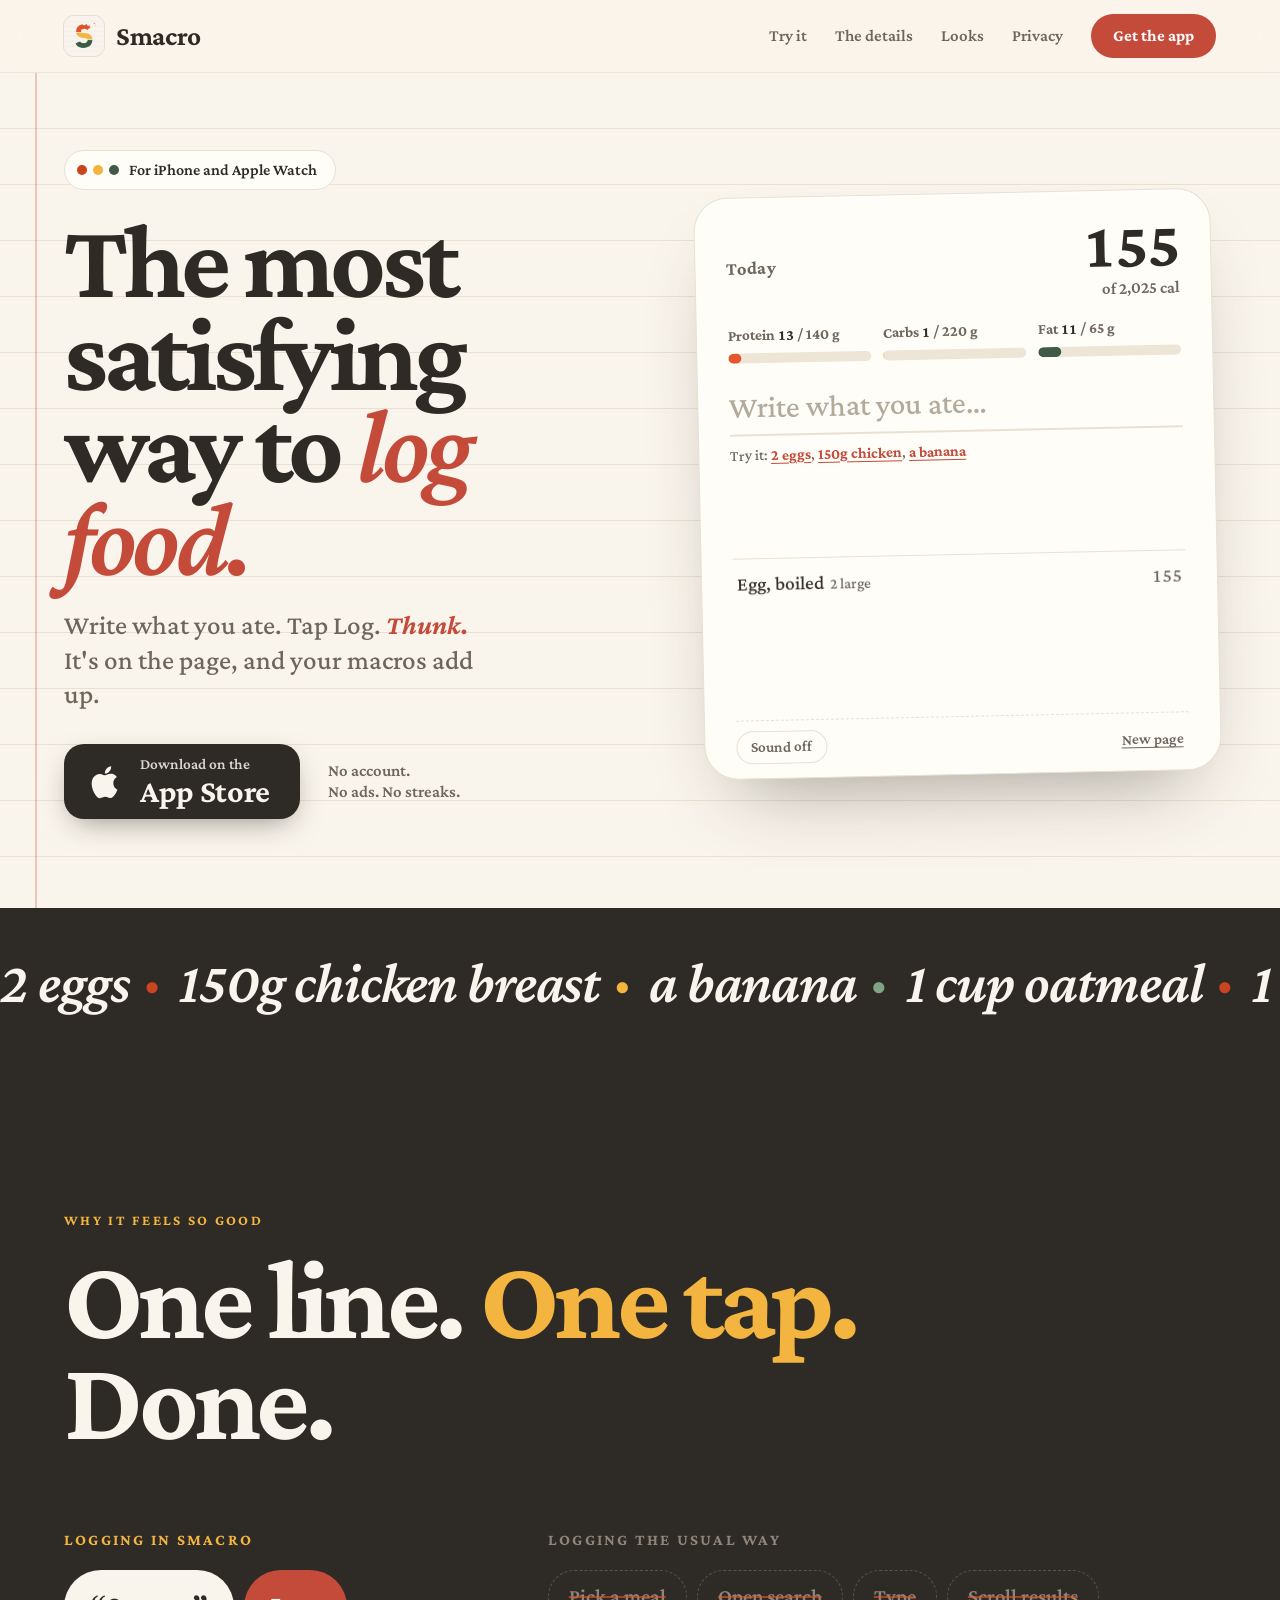
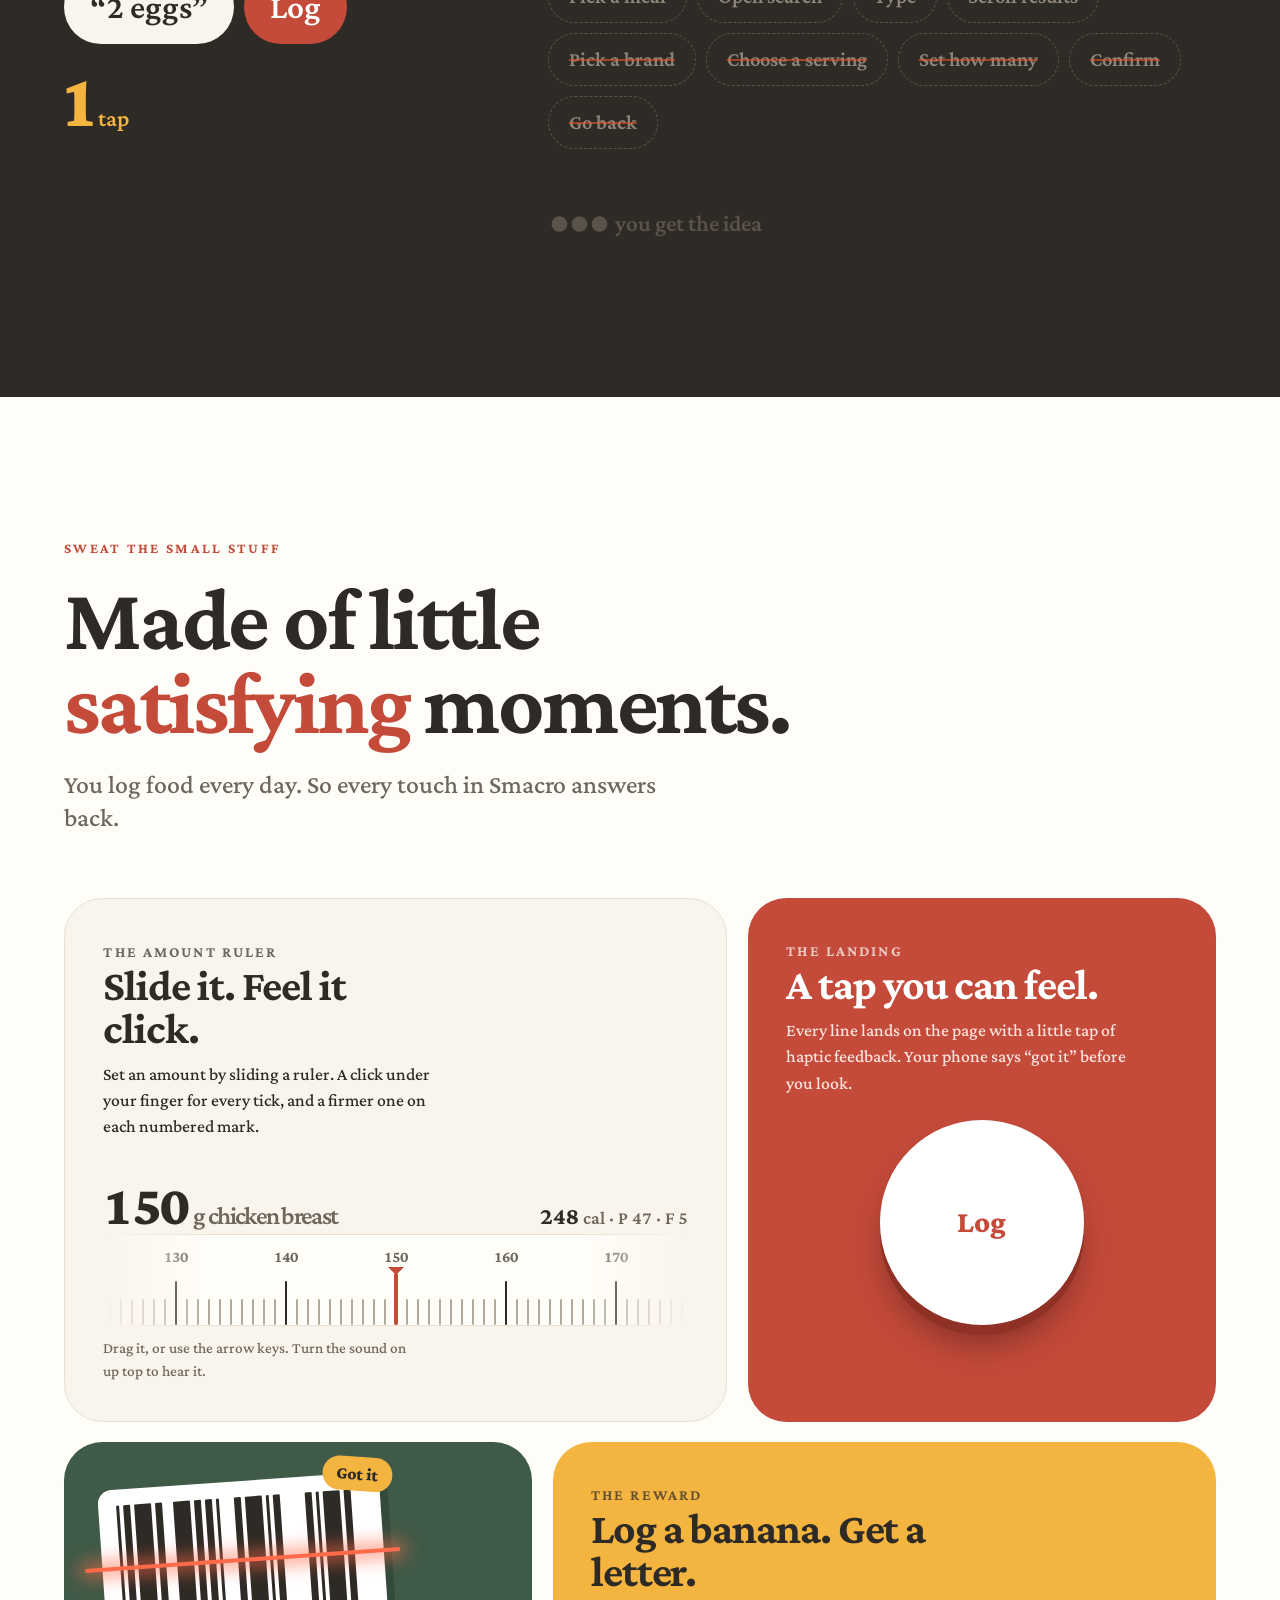
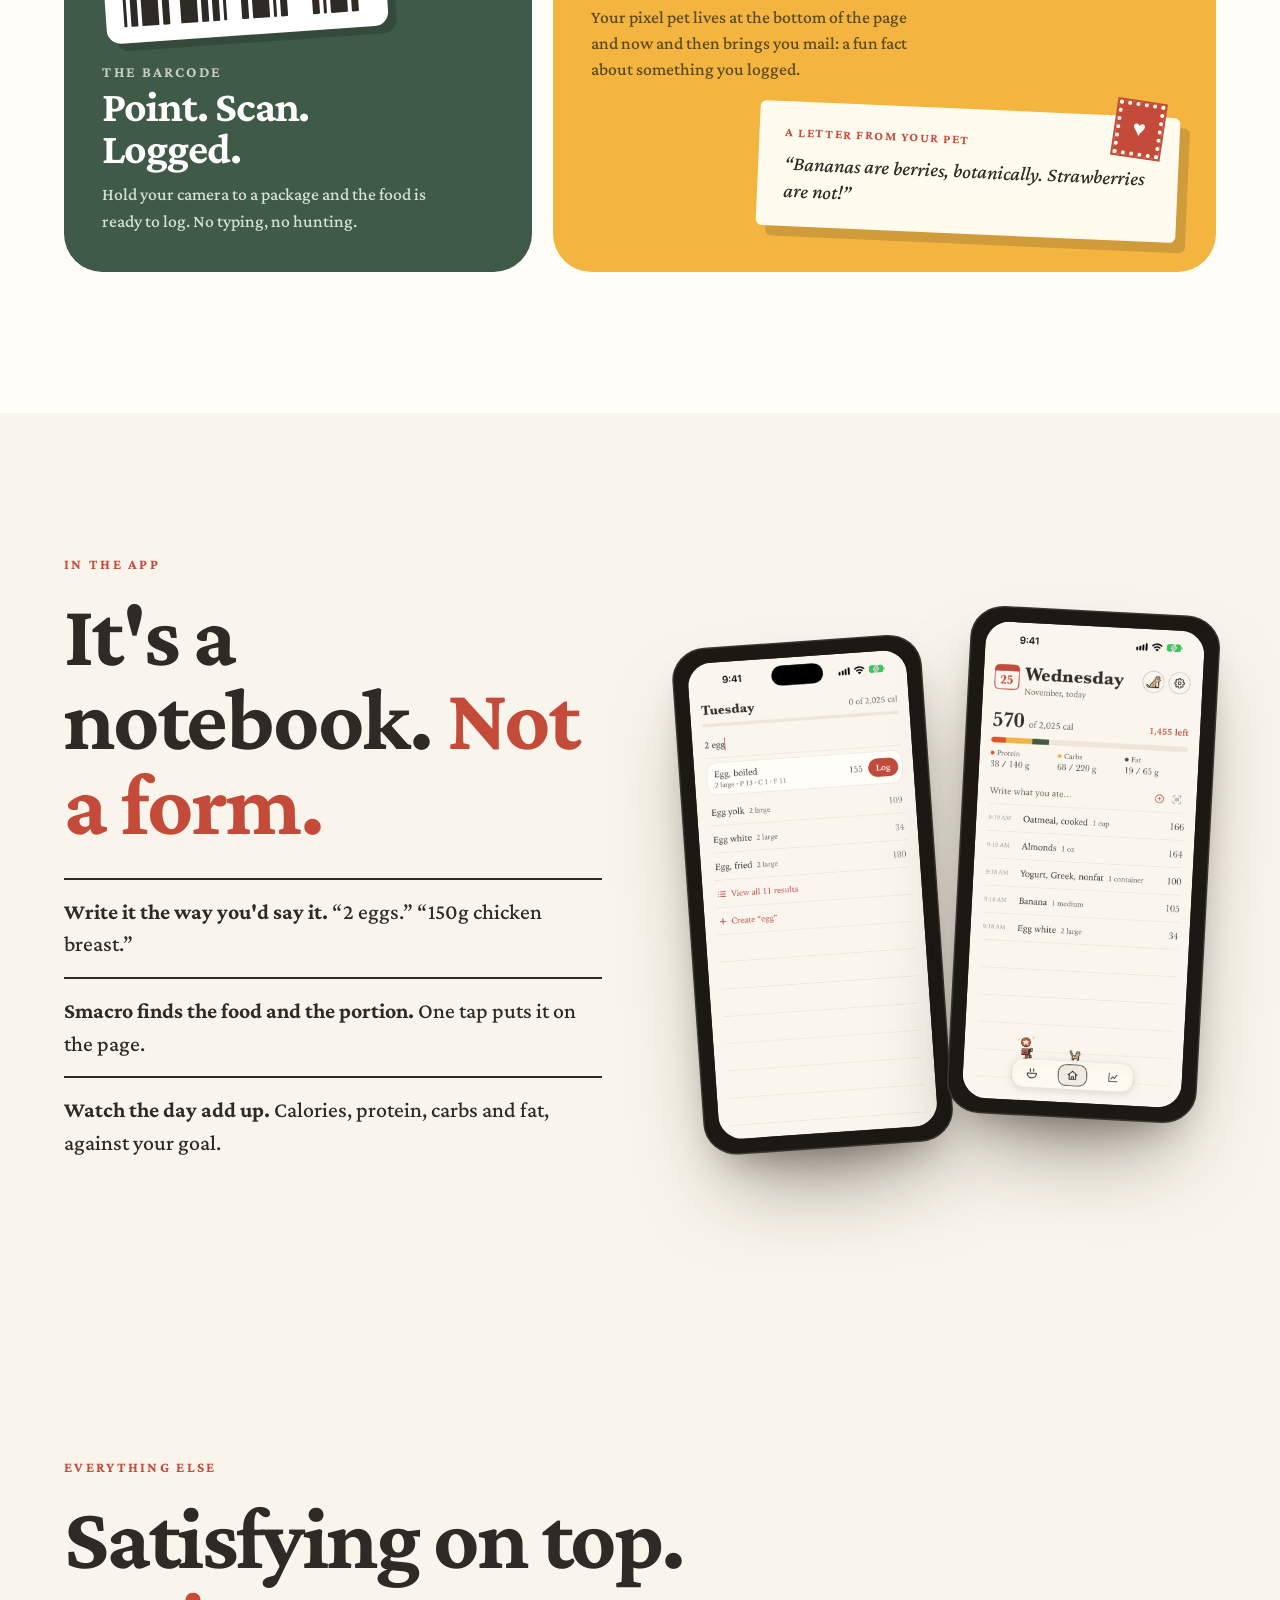
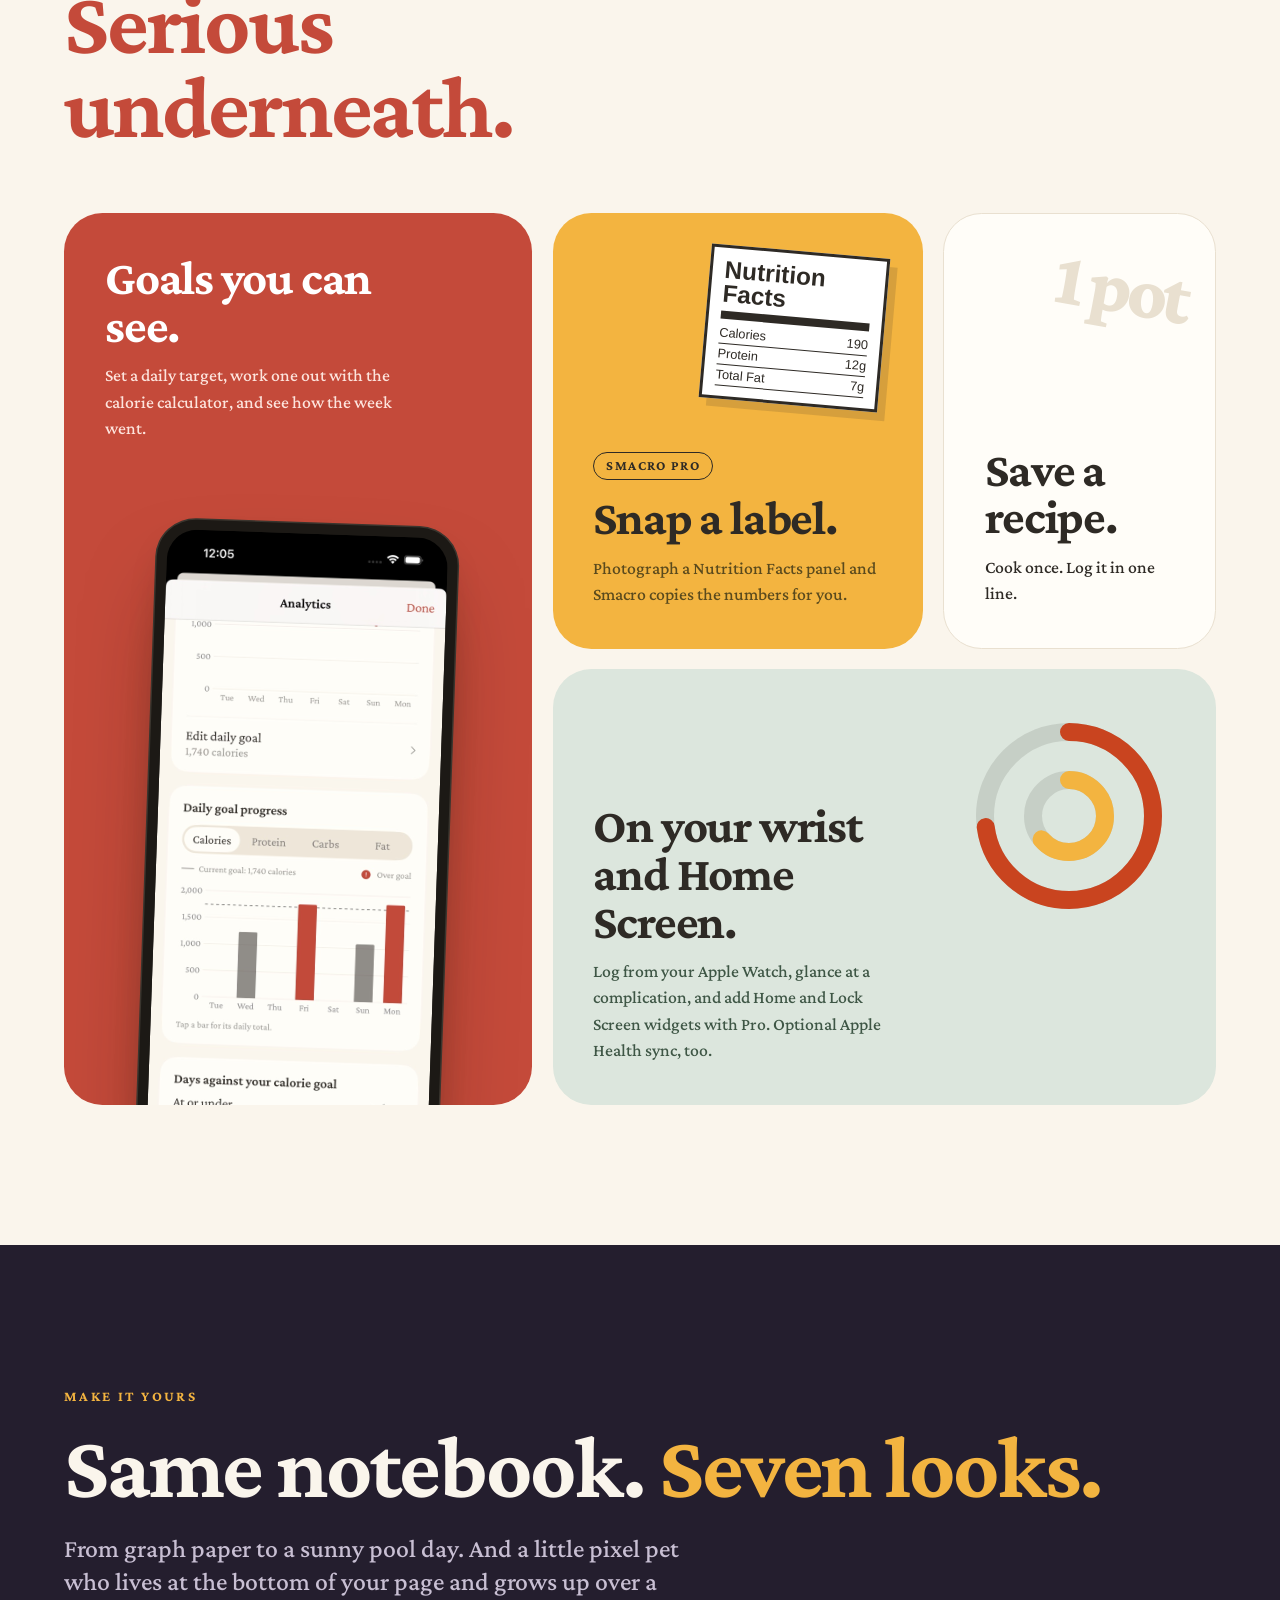
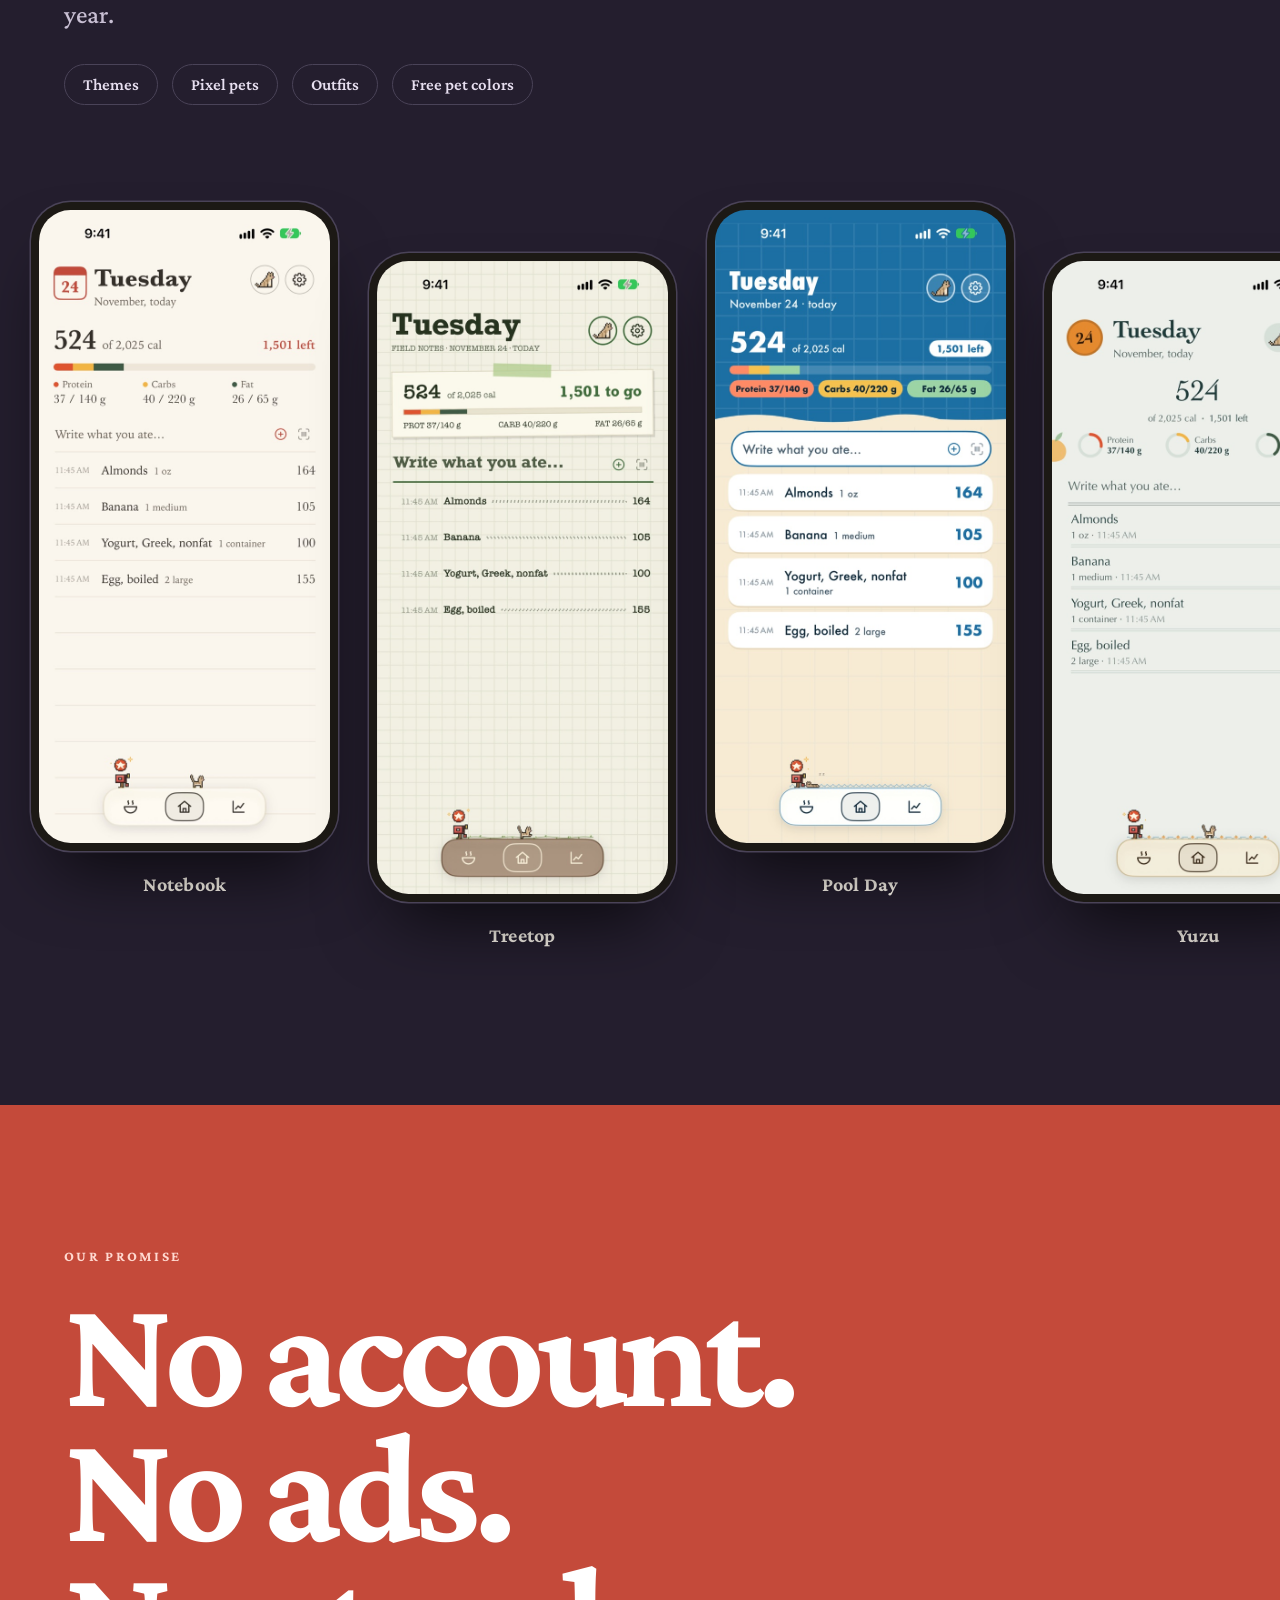
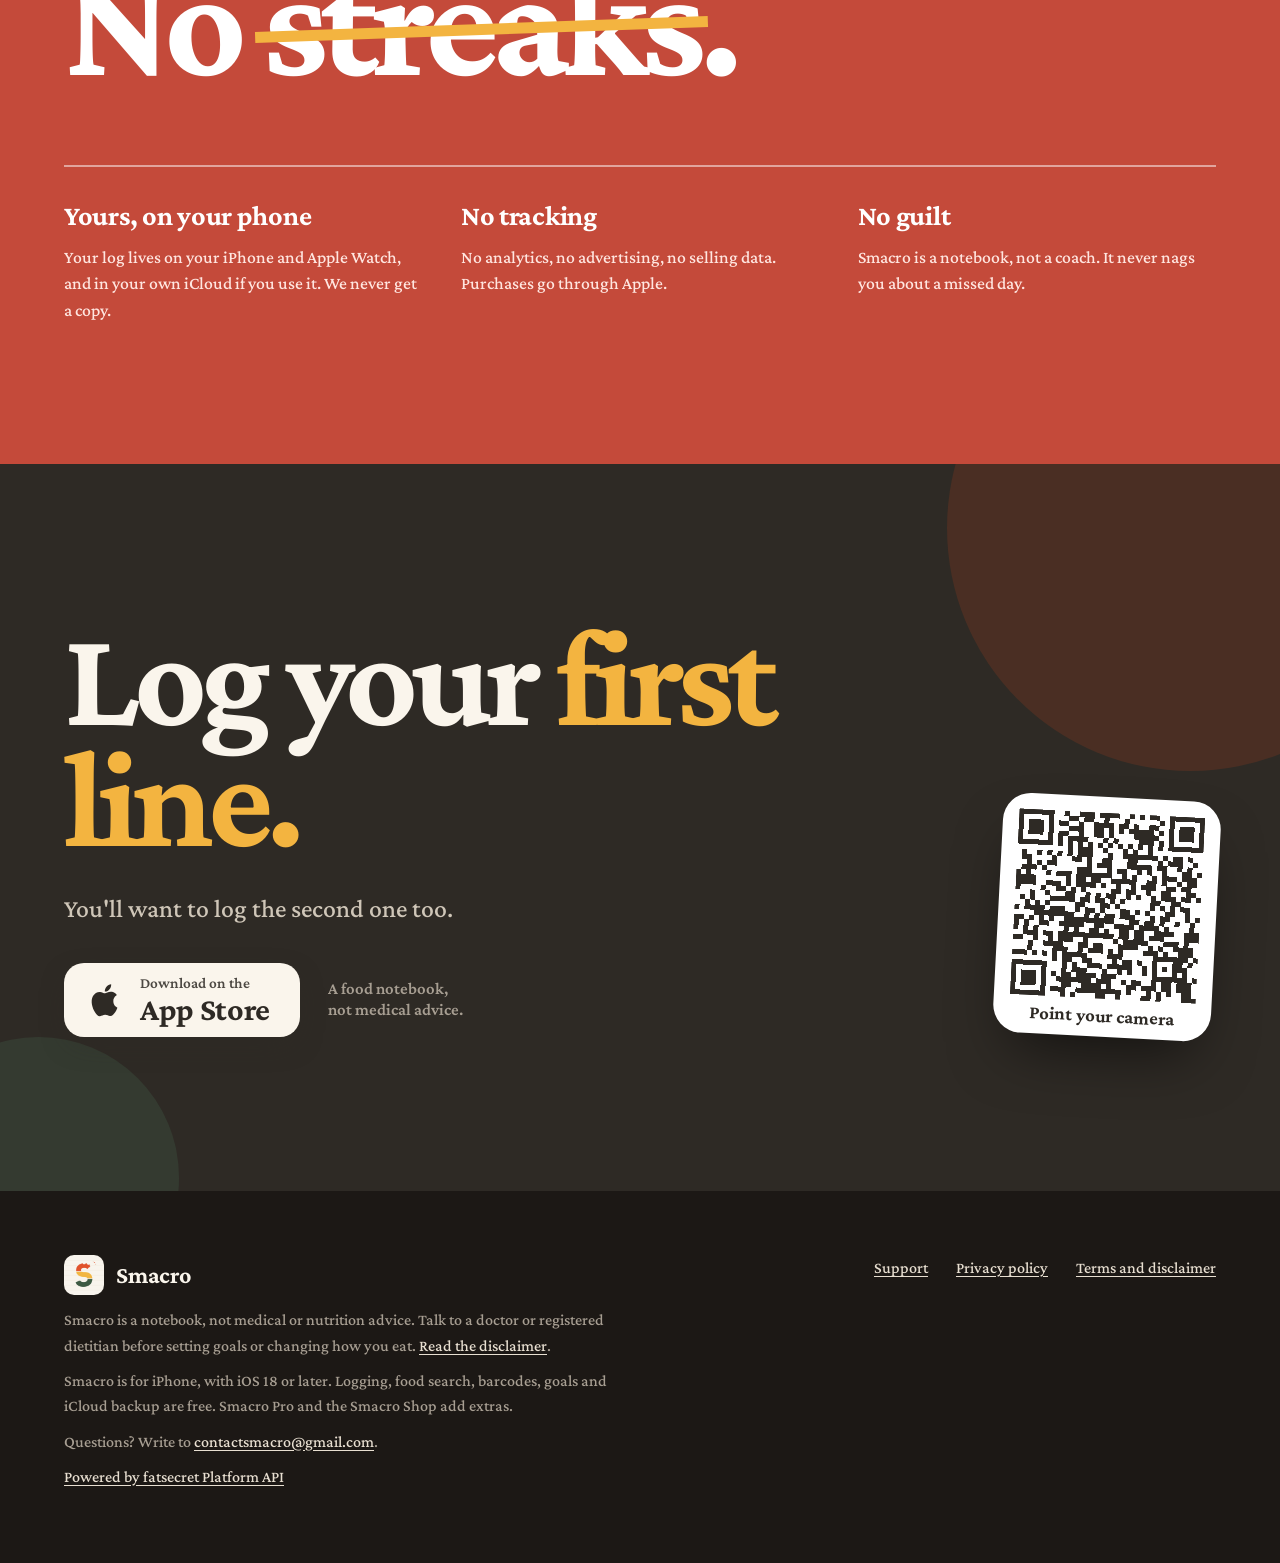
<file: index.html>
<!doctype html>
<html lang="en">
<head>
<meta charset="utf-8">
<meta name="viewport" content="width=device-width, initial-scale=1, viewport-fit=cover">
<title>Smacro: the most satisfying way to log food</title>
<meta name="description" content="Write what you ate, tap Log, and it lands on the page. Smacro is a food notebook for iPhone and Apple Watch that makes logging feel good, and counts your calories, protein, carbs and fat as you go. No account, no ads, no streaks.">
<meta name="theme-color" content="#FAF5EC">
<meta name="apple-itunes-app" content="app-id=6831761822">
<meta property="og:type" content="website">
<meta property="og:title" content="Smacro: the most satisfying way to log food">
<meta property="og:description" content="Write it. Tap Log. It's on the page. The food notebook that makes logging feel good.">
<meta property="og:url" content="https://ohitsjunho.github.io/smacro-site/">
<link rel="icon" type="image/png" href="img/icon.png">
<link rel="apple-touch-icon" href="img/icon.png">
<link rel="preconnect" href="https://fonts.googleapis.com">
<link rel="preconnect" href="https://fonts.gstatic.com" crossorigin>
<link href="https://fonts.googleapis.com/css2?family=Crimson+Pro:ital,wght@0,400;0,500;0,600;0,700;0,800;1,500;1,600;1,700&display=swap" rel="stylesheet">
<link rel="stylesheet" href="home.css">
<link rel="stylesheet" href="log.css">
<script>document.documentElement.classList.add('js')</script>
</head>
<body>

<header class="nav">
  <div class="wrap">
    <a class="brand" href="./"><img src="img/icon.png" alt="" width="40" height="40">Smacro</a>
    <a class="link" href="#try">Try it</a>
    <a class="link" href="#moments">The details</a>
    <a class="link" href="#looks">Looks</a>
    <a class="link" href="#privacy">Privacy</a>
    <a class="cta" href="https://apps.apple.com/us/app/smacro/id6831761822">Get the app</a>
  </div>
</header>

<main>
<!-- HERO: the log card is the product -->
<section class="lhero" id="try">
  <div class="wrap">
    <div>
      <span class="pill"><i></i>For iPhone and Apple Watch</span>
      <h1>The most satisfying way to <em>log food.</em></h1>
      <p class="lede">Write what you ate. Tap Log. <span class="thunk">Thunk.</span> It's on the page, and your macros add up.</p>
      <div class="hero-actions">
        <a class="store" href="https://apps.apple.com/us/app/smacro/id6831761822">
          <svg viewBox="0 0 24 24" aria-hidden="true"><path d="M16.4 12.6c0-2.4 2-3.5 2.1-3.6-1.1-1.7-2.9-1.9-3.5-1.9-1.5-.1-2.9.9-3.6.9-.8 0-1.9-.9-3.2-.8-1.6 0-3.1 1-4 2.4-1.7 3-.4 7.3 1.2 9.7.8 1.2 1.8 2.5 3 2.4 1.2 0 1.7-.8 3.1-.8s1.9.8 3.1.7c1.3 0 2.1-1.2 2.9-2.3.9-1.3 1.3-2.6 1.3-2.7 0 0-2.4-.9-2.4-3.8zM14.1 5.5c.7-.8 1.1-1.9 1-3-1 0-2.1.7-2.8 1.5-.6.7-1.1 1.8-1 2.9 1.1.1 2.1-.6 2.8-1.4z"/></svg>
          <span><small>Download on the</small><b>App Store</b></span>
        </a>
        <p>No account.<br>No ads. No streaks.</p>
      </div>
    </div>

    <div class="logcard" id="card" role="group" aria-label="Try logging a food">
      <div class="lc-head">
        <span class="lc-day">Today</span>
        <div class="lc-cal" id="cal"><b id="calN">0</b><span>of 2,025 cal</span></div>
      </div>
      <div class="lc-macros">
        <div class="lc-m p">Protein <em id="mP">0</em> / 140 g<div class="track"><i id="bP"></i></div></div>
        <div class="lc-m c">Carbs <em id="mC">0</em> / 220 g<div class="track"><i id="bC"></i></div></div>
        <div class="lc-m f">Fat <em id="mF">0</em> / 65 g<div class="track"><i id="bF"></i></div></div>
      </div>
      <form class="lc-line" id="form" autocomplete="off">
        <input id="line" type="text" placeholder="Write what you ate…" aria-label="What did you eat?" enterkeyhint="done" spellcheck="false">
      </form>
      <p class="lc-hint" id="hint">Try it: <button type="button" data-try="2 eggs">2 eggs</button>, <button type="button" data-try="150g chicken">150g chicken</button>, <button type="button" data-try="a banana">a banana</button></p>
      <div class="lc-sug" id="sug">
        <div><strong id="sName">Egg, boiled</strong><small id="sSub">2 large</small></div>
        <div class="r"><span id="sCal">155</span><button type="button" class="logbtn2" id="logBtn">Log</button></div>
      </div>
      <ul class="lc-rows" id="rows" aria-live="polite"><li class="lc-empty" id="empty">Your page is empty. Not for long.</li></ul>
      <div class="lc-foot">
        <button type="button" class="sound" id="sound" aria-pressed="false">Sound off</button>
        <button type="button" class="reset" id="reset">New page</button>
      </div>
    </div>
  </div>
</section>

<!-- TICKER -->
<div class="ticker" aria-hidden="true">
  <div class="ticker-track" id="ticker">
    <span>2 eggs</span><span>150g chicken breast</span><span>a banana</span><span>1 cup oatmeal</span><span>1 oz almonds</span><span>Greek yogurt</span><span>2 slices toast</span><span>a flat white</span>
  </div>
</div>

<!-- STATEMENT: one tap -->
<section class="statement">
  <div class="wrap">
    <p class="eyebrow rv">Why it feels so good</p>
    <h2 class="rv">One line. <em>One tap.</em> Done.</h2>
    <div class="compare">
      <div class="us rv">
        <h3>Logging in Smacro</h3>
        <ol class="taps"><li>“2 eggs”</li><li>Log</li></ol>
        <span class="count">1<small>tap</small></span>
      </div>
      <div class="them rv d1">
        <h3>Logging the usual way</h3>
        <ol class="taps">
          <li><s>Pick a meal</s></li><li><s>Open search</s></li><li><s>Type</s></li><li><s>Scroll results</s></li>
          <li><s>Pick a brand</s></li><li><s>Choose a serving</s></li><li><s>Set how many</s></li><li><s>Confirm</s></li><li><s>Go back</s></li>
        </ol>
        <span class="count">…<small>you get the idea</small></span>
      </div>
    </div>
  </div>
</section>

<!-- LITTLE MOMENTS -->
<section class="moments" id="moments">
  <div class="wrap">
    <p class="eyebrow rv">Sweat the small stuff</p>
    <h2 class="rv">Made of little <em>satisfying</em> moments.</h2>
    <p class="lede rv">You log food every day. So every touch in Smacro answers back.</p>

    <div class="mgrid">
      <article class="moment m-ruler rv">
        <div>
          <span class="n">The amount ruler</span>
          <h3>Slide it. Feel it click.</h3>
          <p>Set an amount by sliding a ruler. A click under your finger for every tick, and a firmer one on each numbered mark.</p>
        </div>
        <div>
          <div class="ruler-out">
            <span class="amt"><span id="rAmt">150</span><small>g chicken breast</small></span>
            <span class="facts"><b id="rCal">248</b> cal · P <span id="rP">47</span> · F <span id="rF">5</span></span>
          </div>
          <div class="ruler" id="ruler" tabindex="0" role="slider" aria-label="Grams of chicken breast" aria-valuemin="1" aria-valuemax="500" aria-valuenow="150">
            <div class="ruler-strip" id="strip"></div>
            <div class="ruler-needle"></div>
          </div>
          <p class="ruler-hint">Drag it, or use the arrow keys. Turn the sound on up top to hear it.</p>
        </div>
      </article>

      <article class="moment m-feel rv d1">
        <div>
          <span class="n">The landing</span>
          <h3>A tap you can feel.</h3>
          <p>Every line lands on the page with a little tap of haptic feedback. Your phone says “got it” before you look.</p>
        </div>
        <button type="button" class="feel-pad" id="feel">Log</button>
        <p class="feel-count" id="feelCount" aria-live="polite"></p>
      </article>

      <article class="moment m-scan rv">
        <div class="scan-art" aria-hidden="true">
          <i></i><i></i><i></i><i></i><i></i><i></i><i></i><i></i><i></i><i></i><i></i><i></i><i></i><i></i><i></i><i></i><i></i><i></i><i></i><i></i>
          <span class="beam"></span><span class="beep">Got it</span>
        </div>
        <div>
          <span class="n">The barcode</span>
          <h3>Point. Scan. Logged.</h3>
          <p>Hold your camera to a package and the food is ready to log. No typing, no hunting.</p>
        </div>
      </article>

      <article class="moment m-mail rv d1">
        <div>
          <span class="n">The reward</span>
          <h3>Log a banana. Get a letter.</h3>
          <p>Your pixel pet lives at the bottom of the page and now and then brings you mail: a fun fact about something you logged.</p>
        </div>
        <div class="letter">
          <span class="stamp" aria-hidden="true">♥</span>
          <small>A letter from your pet</small>
          <p>“Bananas are berries, botanically. Strawberries are not!”</p>
        </div>
      </article>
    </div>
  </div>
</section>

<!-- IN THE APP -->
<section class="see">
  <div class="wrap">
    <div>
      <p class="eyebrow rv">In the app</p>
      <h2 class="rv">It's a notebook. <em>Not a form.</em></h2>
      <ul>
        <li class="rv"><b>Write it the way you'd say it.</b> “2 eggs.” “150g chicken breast.”</li>
        <li class="rv d1"><b>Smacro finds the food and the portion.</b> One tap puts it on the page.</li>
        <li class="rv d2"><b>Watch the day add up.</b> Calories, protein, carbs and fat, against your goal.</li>
      </ul>
    </div>
    <div class="pair rv d1">
      <div class="phone"><img src="img/type.jpg" width="640" height="1391" loading="lazy" alt="Typing “2 egg” on Smacro's page, with “Egg, boiled, 2 large, 155 calories” suggested and a Log button."></div>
      <div class="phone"><img src="img/home.jpg" width="640" height="1391" loading="lazy" alt="Smacro's page for a Wednesday: 570 of 2,025 calories, protein, carbs and fat bars, and a list of oatmeal, almonds, yogurt, a banana and egg whites."></div>
    </div>
  </div>
</section>

<!-- FEATURES -->
<section class="features" id="features">
  <div class="wrap">
    <p class="eyebrow rv">Everything else</p>
    <h2 class="rv">Satisfying on top. <em>Serious underneath.</em></h2>
    <div class="bento">
      <article class="card c-goals rv">
        <h3>Goals you can see.</h3>
        <p>Set a daily target, work one out with the calorie calculator, and see how the week went.</p>
        <div class="phone shot"><img src="img/goals.jpg" width="640" height="1391" loading="lazy" alt="Smacro's Analytics screen: a bar chart of daily calories against a 1,740 calorie goal."></div>
      </article>
      <article class="card c-label rv d1">
        <div class="label-art" aria-hidden="true"><b>Nutrition Facts</b><div><span>Calories</span><span>190</span></div><div><span>Protein</span><span>12g</span></div><div><span>Total Fat</span><span>7g</span></div></div>
        <span class="tag">Smacro Pro</span>
        <h3>Snap a label.</h3>
        <p>Photograph a Nutrition Facts panel and Smacro copies the numbers for you.</p>
      </article>
      <article class="card c-recipes rv d2">
        <div class="recipe-art" aria-hidden="true">1 pot</div>
        <h3>Save a recipe.</h3>
        <p>Cook once. Log it in one line.</p>
      </article>
      <article class="card c-wrist rv">
        <svg class="ring-art" viewBox="0 0 160 160" aria-hidden="true"><circle class="t" cx="80" cy="80" r="70"/><circle class="a" cx="80" cy="80" r="70"/><circle class="t" cx="80" cy="80" r="30"/><circle class="b" cx="80" cy="80" r="30"/></svg>
        <h3>On your wrist and Home Screen.</h3>
        <p>Log from your Apple Watch, glance at a complication, and add Home and Lock Screen widgets with Pro. Optional Apple Health sync, too.</p>
      </article>
    </div>
  </div>
</section>

<!-- LOOKS + PETS -->
<section class="themes" id="looks">
  <div class="wrap">
    <p class="eyebrow rv">Make it yours</p>
    <h2 class="rv">Same notebook. <em>Seven looks.</em></h2>
    <p class="lede rv">From graph paper to a sunny pool day. And a little pixel pet who lives at the bottom of your page and grows up over a year.</p>
    <div class="pets-note rv"><span>Themes</span><span>Pixel pets</span><span>Outfits</span><span>Free pet colors</span></div>
  </div>
  <div class="rail" id="rail">
    <figure class="theme"><div class="phone"><img src="img/theme-notebook.jpg" width="640" height="1391" loading="lazy" alt="The Notebook look: warm paper with ruled lines."></div><figcaption>Notebook</figcaption></figure>
    <figure class="theme"><div class="phone"><img src="img/theme-treetop.jpg" width="640" height="1391" loading="lazy" alt="The Treetop look: green graph paper and field notes."></div><figcaption>Treetop</figcaption></figure>
    <figure class="theme"><div class="phone"><img src="img/theme-poolday.jpg" width="640" height="1391" loading="lazy" alt="The Pool Day look: a bright blue header with rounded cards."></div><figcaption>Pool Day</figcaption></figure>
    <figure class="theme"><div class="phone"><img src="img/theme-yuzu.jpg" width="640" height="1391" loading="lazy" alt="The Yuzu look: soft green-grey with citrus and macro rings."></div><figcaption>Yuzu</figcaption></figure>
    <figure class="theme"><div class="phone"><img src="img/theme-cattower.jpg" width="640" height="1391" loading="lazy" alt="The Cat Tower look."></div><figcaption>Cat Tower</figcaption></figure>
    <figure class="theme"><div class="phone"><img src="img/theme-lilypond.jpg" width="640" height="1391" loading="lazy" alt="The Lily Pond look."></div><figcaption>Lily Pond</figcaption></figure>
    <figure class="theme"><div class="phone"><img src="img/theme-playpen.jpg" width="640" height="1391" loading="lazy" alt="The Playpen look."></div><figcaption>Playpen</figcaption></figure>
  </div>
</section>

<!-- PRIVACY PROMISE -->
<section class="promise" id="privacy">
  <div class="wrap">
    <p class="eyebrow">Our promise</p>
    <h2><span>No account.</span><span>No ads.</span><span>No <s>streaks</s>.</span></h2>
    <div class="promise-foot">
      <div><h3>Yours, on your phone</h3><p>Your log lives on your iPhone and Apple Watch, and in your own iCloud if you use it. We never get a copy.</p></div>
      <div><h3>No tracking</h3><p>No analytics, no advertising, no selling data. Purchases go through Apple.</p></div>
      <div><h3>No guilt</h3><p>Smacro is a notebook, not a coach. It never nags you about a missed day.</p></div>
    </div>
  </div>
</section>

<!-- FINAL CTA -->
<section class="final" id="get">
  <div class="wrap">
    <div>
      <h2>Log your <em>first line.</em></h2>
      <p class="lede">You'll want to log the second one too.</p>
      <div class="hero-actions">
        <a class="store light" href="https://apps.apple.com/us/app/smacro/id6831761822">
          <svg viewBox="0 0 24 24" aria-hidden="true"><path d="M16.4 12.6c0-2.4 2-3.5 2.1-3.6-1.1-1.7-2.9-1.9-3.5-1.9-1.5-.1-2.9.9-3.6.9-.8 0-1.9-.9-3.2-.8-1.6 0-3.1 1-4 2.4-1.7 3-.4 7.3 1.2 9.7.8 1.2 1.8 2.5 3 2.4 1.2 0 1.7-.8 3.1-.8s1.9.8 3.1.7c1.3 0 2.1-1.2 2.9-2.3.9-1.3 1.3-2.6 1.3-2.7 0 0-2.4-.9-2.4-3.8zM14.1 5.5c.7-.8 1.1-1.9 1-3-1 0-2.1.7-2.8 1.5-.6.7-1.1 1.8-1 2.9 1.1.1 2.1-.6 2.8-1.4z"/></svg>
          <span><small>Download on the</small><b>App Store</b></span>
        </a>
        <p>A food notebook,<br>not medical advice.</p>
      </div>
    </div>
    <div class="qr"><img src="img/qr.svg" width="37" height="37" loading="lazy" alt="QR code that opens Smacro on the App Store"><p>Point your camera</p></div>
  </div>
</section>
</main>

<footer class="site">
  <div class="wrap">
    <div>
      <a class="brand" href="./"><img src="img/icon.png" alt="" width="40" height="40">Smacro</a>
      <p>Smacro is a notebook, not medical or nutrition advice. Talk to a doctor or registered dietitian before setting goals or changing how you eat. <a href="terms.html">Read the disclaimer</a>.</p>
      <p>Smacro is for iPhone, with iOS 18 or later. Logging, food search, barcodes, goals and iCloud backup are free. Smacro Pro and the Smacro Shop add extras.</p>
      <p>Questions? Write to <a href="mailto:contactsmacro@gmail.com">contactsmacro@gmail.com</a>.</p>
      <p><a href="https://platform.fatsecret.com">Powered by fatsecret Platform API</a></p>
    </div>
    <nav aria-label="Footer">
      <a href="support.html">Support</a>
      <a href="privacy.html">Privacy policy</a>
      <a href="terms.html">Terms and disclaimer</a>
    </nav>
  </div>
</footer>

<script src="log.js"></script>
</body>
</html>
</file>
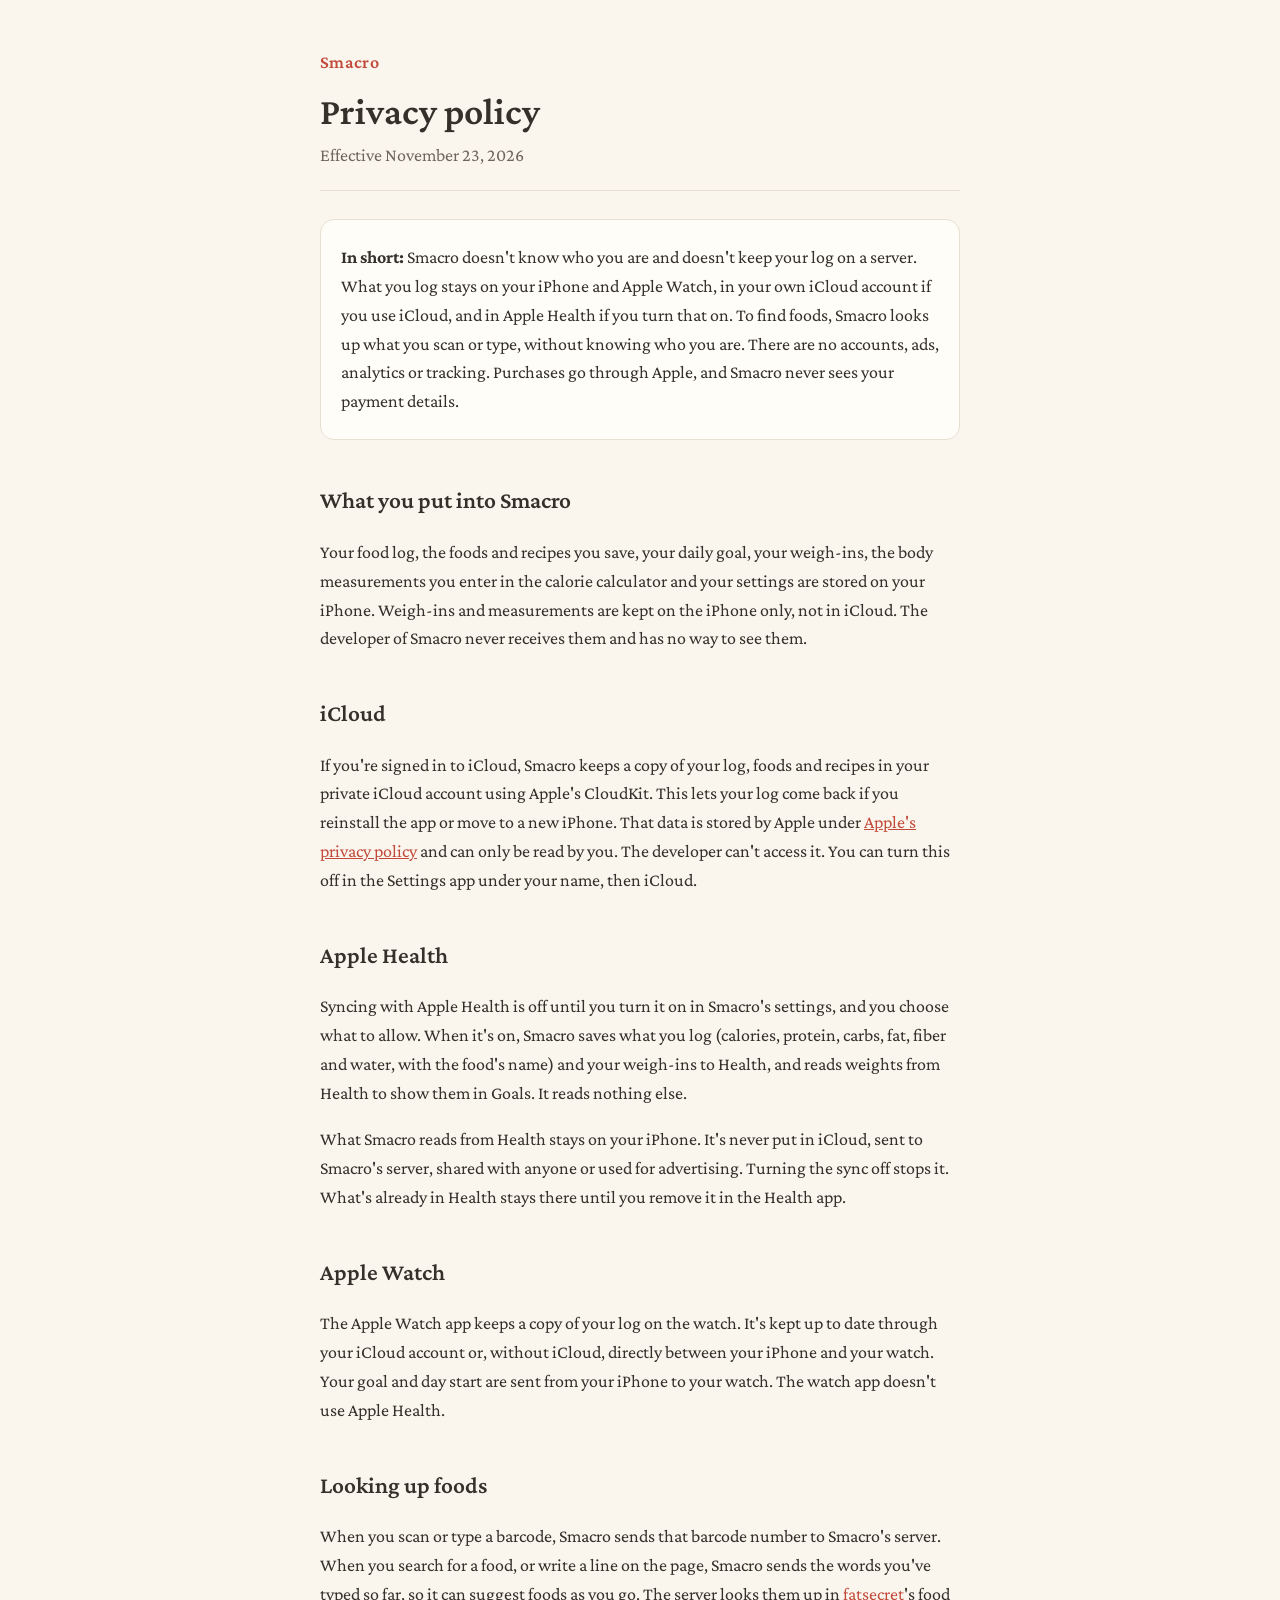
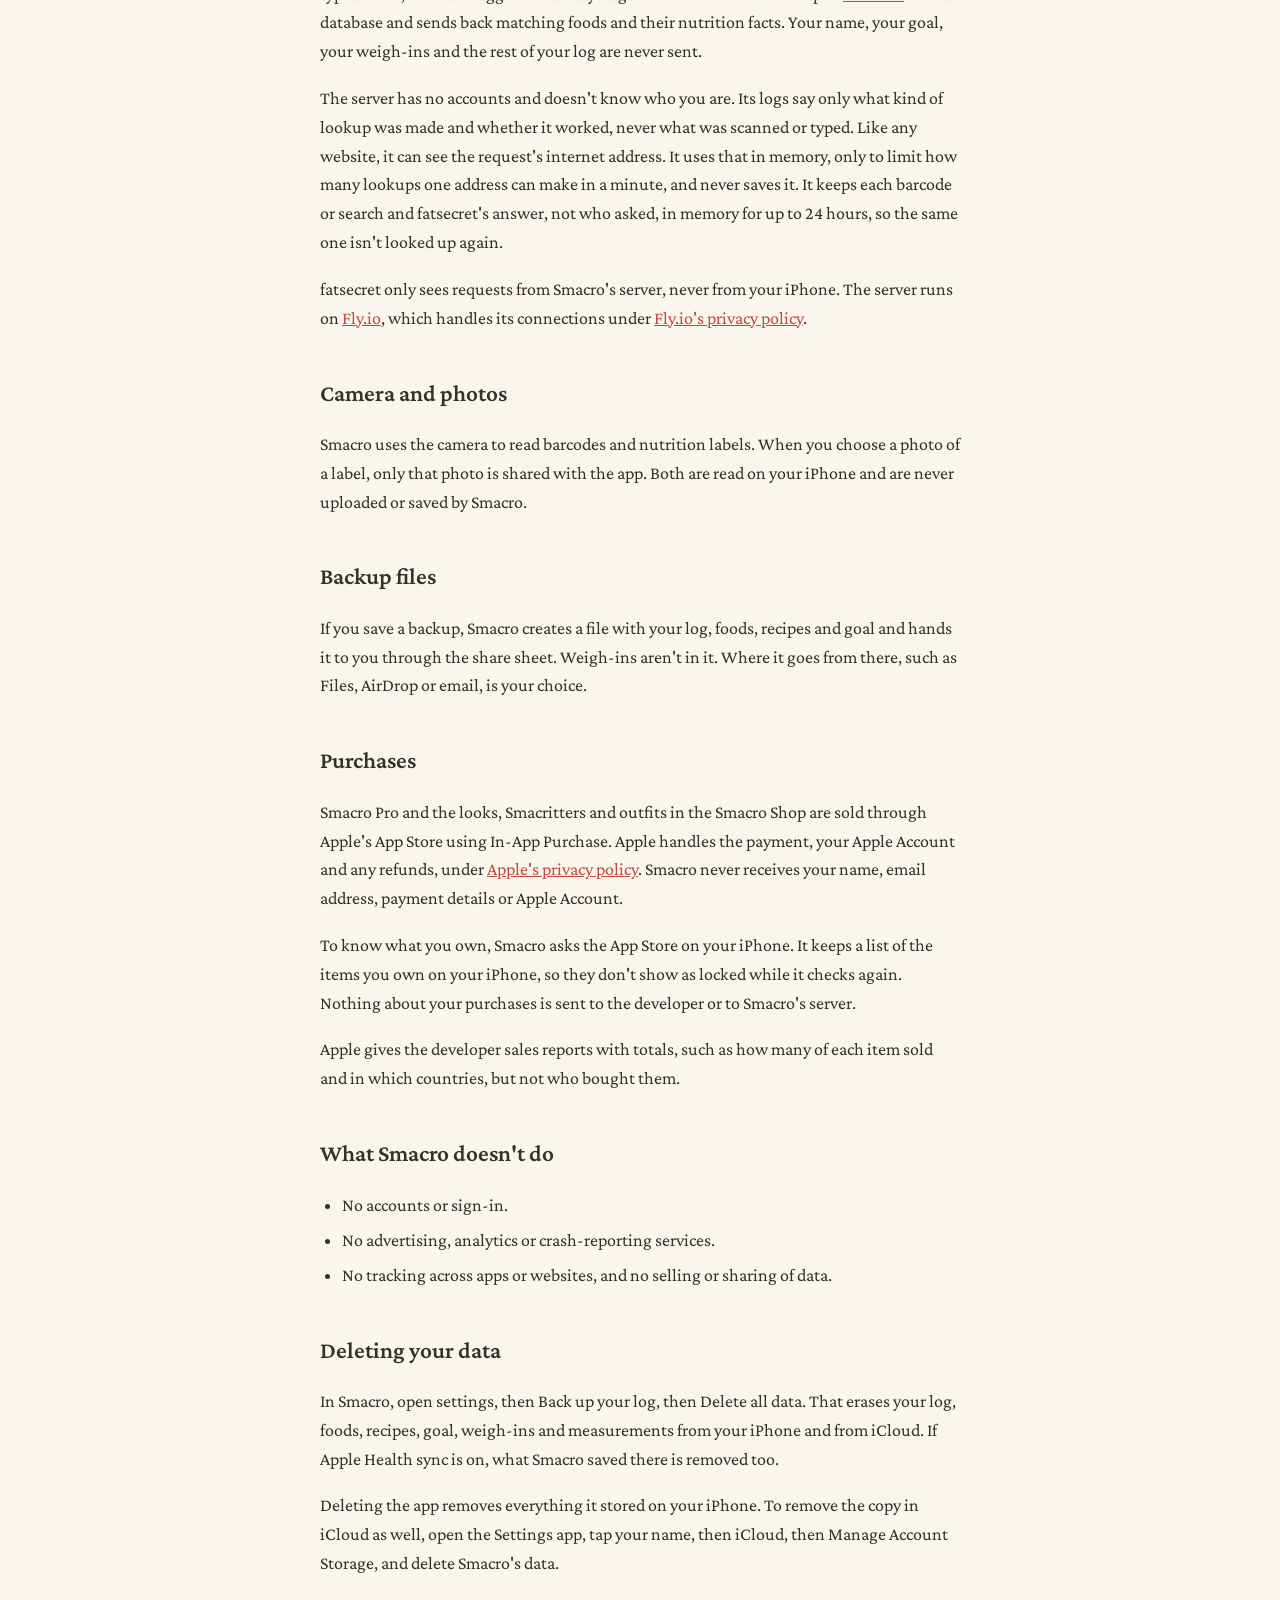
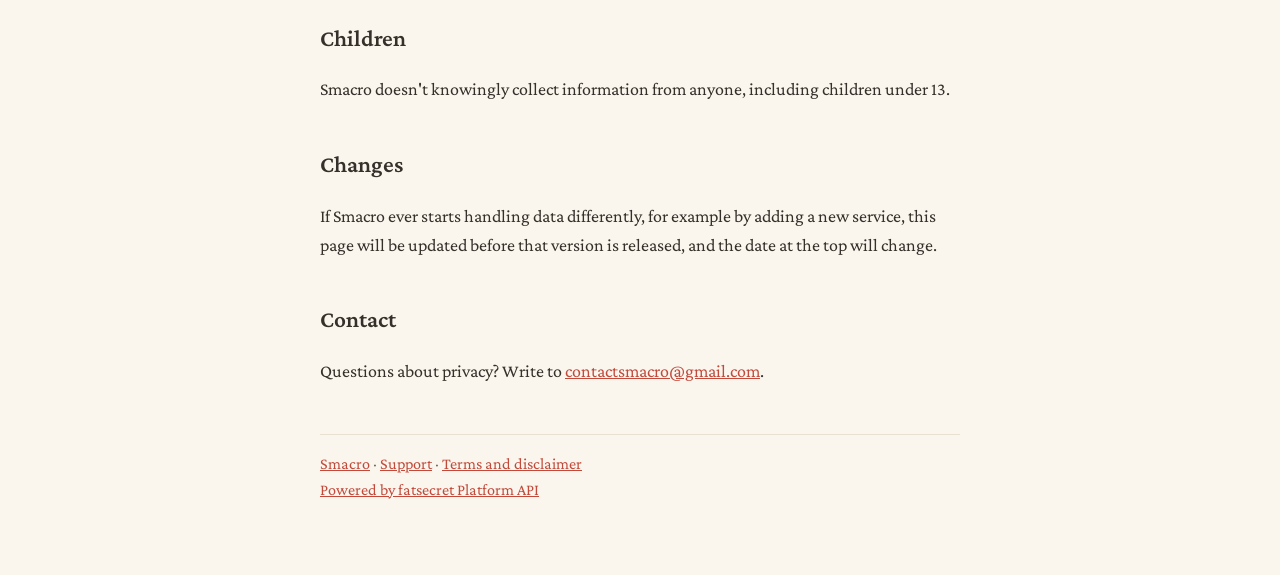
<file: privacy.html>
<!doctype html>
<html lang="en">
<head>
<meta charset="utf-8">
<meta name="viewport" content="width=device-width, initial-scale=1">
<title>Smacro Privacy Policy</title>
<link rel="preconnect" href="https://fonts.googleapis.com">
<link href="https://fonts.googleapis.com/css2?family=Crimson+Pro:wght@400;600&display=swap" rel="stylesheet">
<link rel="stylesheet" href="style.css">
</head>
<body>
<main>
<header>
  <a class="brand" href="./">Smacro</a>
  <h1>Privacy policy</h1>
  <p class="meta">Effective November 23, 2026</p>
</header>

<div class="card">
  <p><strong>In short:</strong> Smacro doesn't know who you are and doesn't keep your log on a server. What you log stays on your iPhone and Apple Watch, in your own iCloud account if you use iCloud, and in Apple Health if you turn that on. To find foods, Smacro looks up what you scan or type, without knowing who you are. There are no accounts, ads, analytics or tracking. Purchases go through Apple, and Smacro never sees your payment details.</p>
</div>

<h2>What you put into Smacro</h2>
<p>Your food log, the foods and recipes you save, your daily goal, your weigh-ins, the body measurements you enter in the calorie calculator and your settings are stored on your iPhone. Weigh-ins and measurements are kept on the iPhone only, not in iCloud. The developer of Smacro never receives them and has no way to see them.</p>

<h2>iCloud</h2>
<p>If you're signed in to iCloud, Smacro keeps a copy of your log, foods and recipes in your private iCloud account using Apple's CloudKit. This lets your log come back if you reinstall the app or move to a new iPhone. That data is stored by Apple under <a href="https://www.apple.com/legal/privacy/">Apple's privacy policy</a> and can only be read by you. The developer can't access it. You can turn this off in the Settings app under your name, then iCloud.</p>

<h2>Apple Health</h2>
<p>Syncing with Apple Health is off until you turn it on in Smacro's settings, and you choose what to allow. When it's on, Smacro saves what you log (calories, protein, carbs, fat, fiber and water, with the food's name) and your weigh-ins to Health, and reads weights from Health to show them in Goals. It reads nothing else.</p>
<p>What Smacro reads from Health stays on your iPhone. It's never put in iCloud, sent to Smacro's server, shared with anyone or used for advertising. Turning the sync off stops it. What's already in Health stays there until you remove it in the Health app.</p>

<h2>Apple Watch</h2>
<p>The Apple Watch app keeps a copy of your log on the watch. It's kept up to date through your iCloud account or, without iCloud, directly between your iPhone and your watch. Your goal and day start are sent from your iPhone to your watch. The watch app doesn't use Apple Health.</p>

<h2>Looking up foods</h2>
<p>When you scan or type a barcode, Smacro sends that barcode number to Smacro's server. When you search for a food, or write a line on the page, Smacro sends the words you've typed so far, so it can suggest foods as you go. The server looks them up in <a href="https://www.fatsecret.com">fatsecret</a>'s food database and sends back matching foods and their nutrition facts. Your name, your goal, your weigh-ins and the rest of your log are never sent.</p>
<p>The server has no accounts and doesn't know who you are. Its logs say only what kind of lookup was made and whether it worked, never what was scanned or typed. Like any website, it can see the request's internet address. It uses that in memory, only to limit how many lookups one address can make in a minute, and never saves it. It keeps each barcode or search and fatsecret's answer, not who asked, in memory for up to 24 hours, so the same one isn't looked up again.</p>
<p>fatsecret only sees requests from Smacro's server, never from your iPhone. The server runs on <a href="https://fly.io">Fly.io</a>, which handles its connections under <a href="https://fly.io/legal/privacy-policy">Fly.io's privacy policy</a>.</p>

<h2>Camera and photos</h2>
<p>Smacro uses the camera to read barcodes and nutrition labels. When you choose a photo of a label, only that photo is shared with the app. Both are read on your iPhone and are never uploaded or saved by Smacro.</p>

<h2>Backup files</h2>
<p>If you save a backup, Smacro creates a file with your log, foods, recipes and goal and hands it to you through the share sheet. Weigh-ins aren't in it. Where it goes from there, such as Files, AirDrop or email, is your choice.</p>

<h2>Purchases</h2>
<p>Smacro Pro and the looks, Smacritters and outfits in the Smacro Shop are sold through Apple's App Store using In-App Purchase. Apple handles the payment, your Apple Account and any refunds, under <a href="https://www.apple.com/legal/privacy/">Apple's privacy policy</a>. Smacro never receives your name, email address, payment details or Apple Account.</p>
<p>To know what you own, Smacro asks the App Store on your iPhone. It keeps a list of the items you own on your iPhone, so they don't show as locked while it checks again. Nothing about your purchases is sent to the developer or to Smacro's server.</p>
<p>Apple gives the developer sales reports with totals, such as how many of each item sold and in which countries, but not who bought them.</p>

<h2>What Smacro doesn't do</h2>
<ul>
  <li>No accounts or sign-in.</li>
  <li>No advertising, analytics or crash-reporting services.</li>
  <li>No tracking across apps or websites, and no selling or sharing of data.</li>
</ul>

<h2>Deleting your data</h2>
<p>In Smacro, open settings, then Back up your log, then Delete all data. That erases your log, foods, recipes, goal, weigh-ins and measurements from your iPhone and from iCloud. If Apple Health sync is on, what Smacro saved there is removed too.</p>
<p>Deleting the app removes everything it stored on your iPhone. To remove the copy in iCloud as well, open the Settings app, tap your name, then iCloud, then Manage Account Storage, and delete Smacro's data.</p>

<h2>Children</h2>
<p>Smacro doesn't knowingly collect information from anyone, including children under 13.</p>

<h2>Changes</h2>
<p>If Smacro ever starts handling data differently, for example by adding a new service, this page will be updated before that version is released, and the date at the top will change.</p>

<h2>Contact</h2>
<p>Questions about privacy? Write to <a href="mailto:contactsmacro@gmail.com">contactsmacro@gmail.com</a>.</p>

<footer><a href="./">Smacro</a> · <a href="support.html">Support</a> · <a href="terms.html">Terms and disclaimer</a><br><a href="https://platform.fatsecret.com">Powered by fatsecret Platform API</a></footer>
</main>
</body>
</html>
</file>
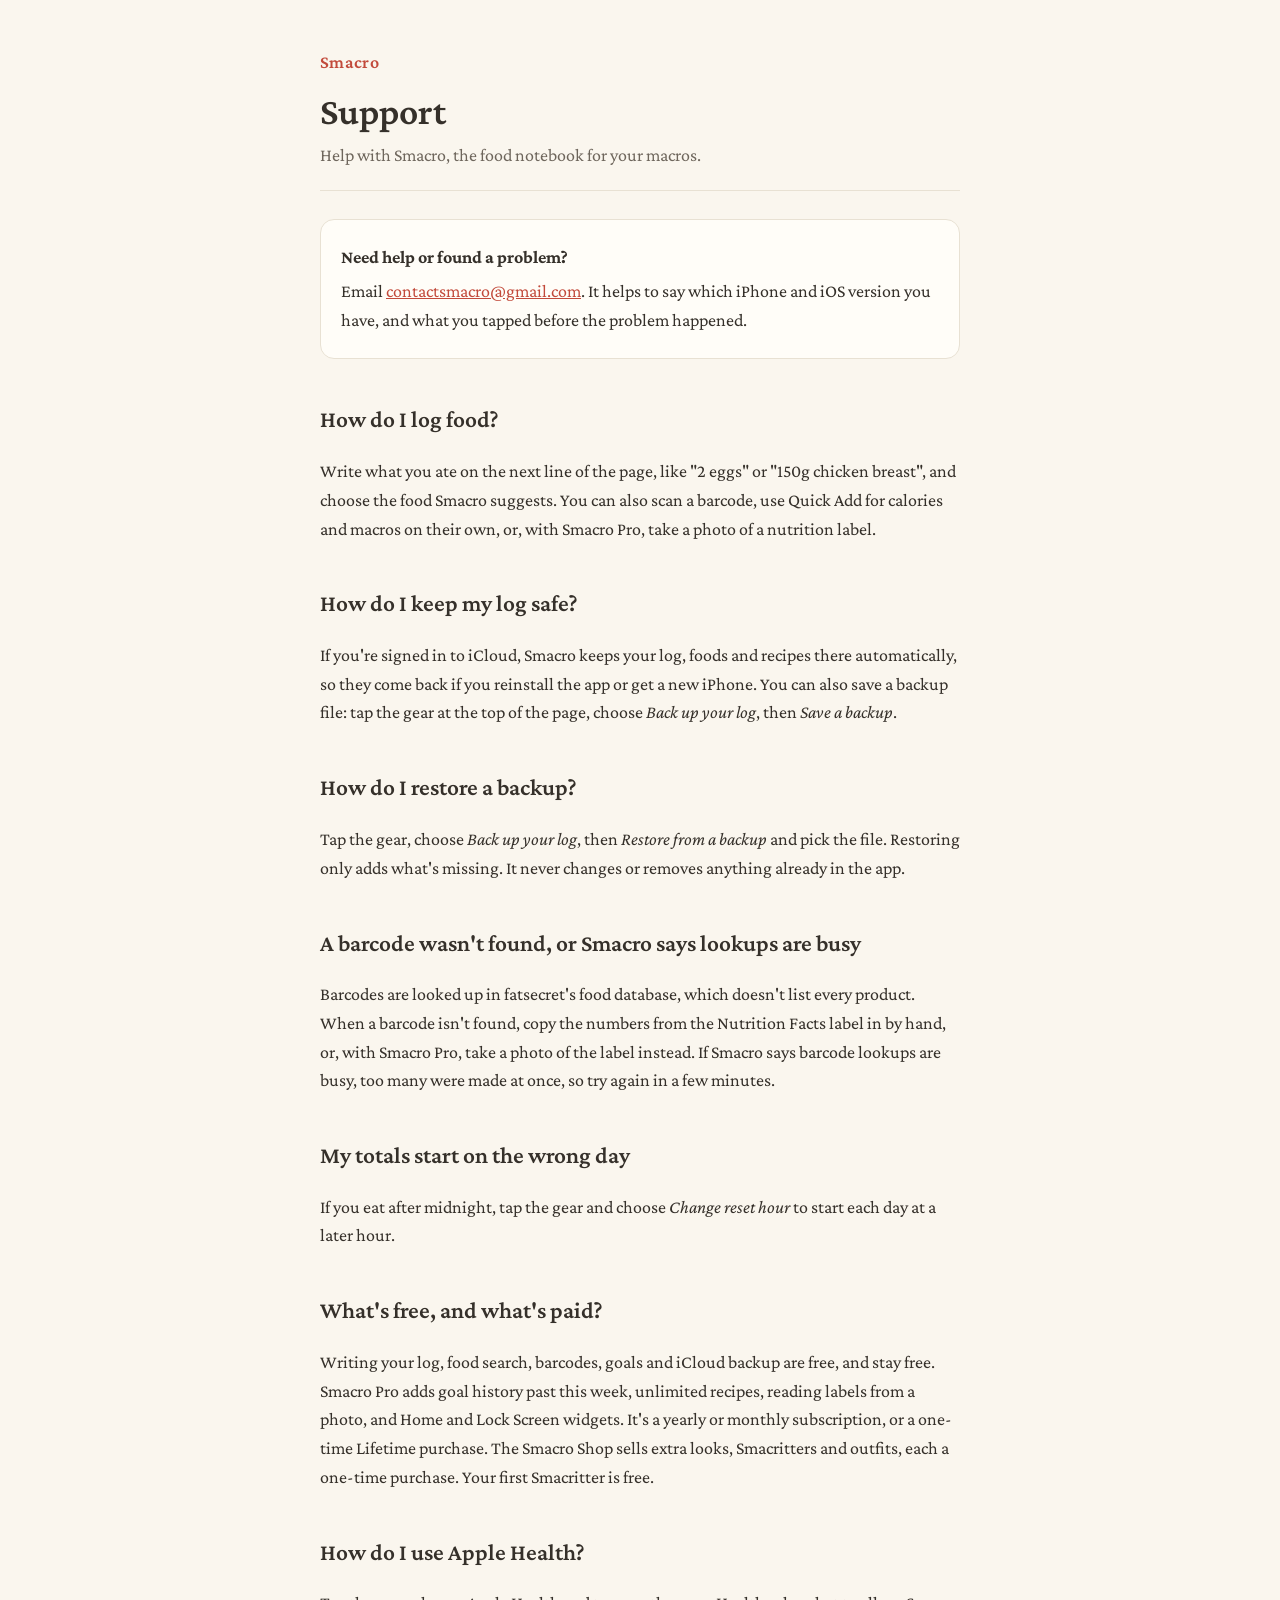
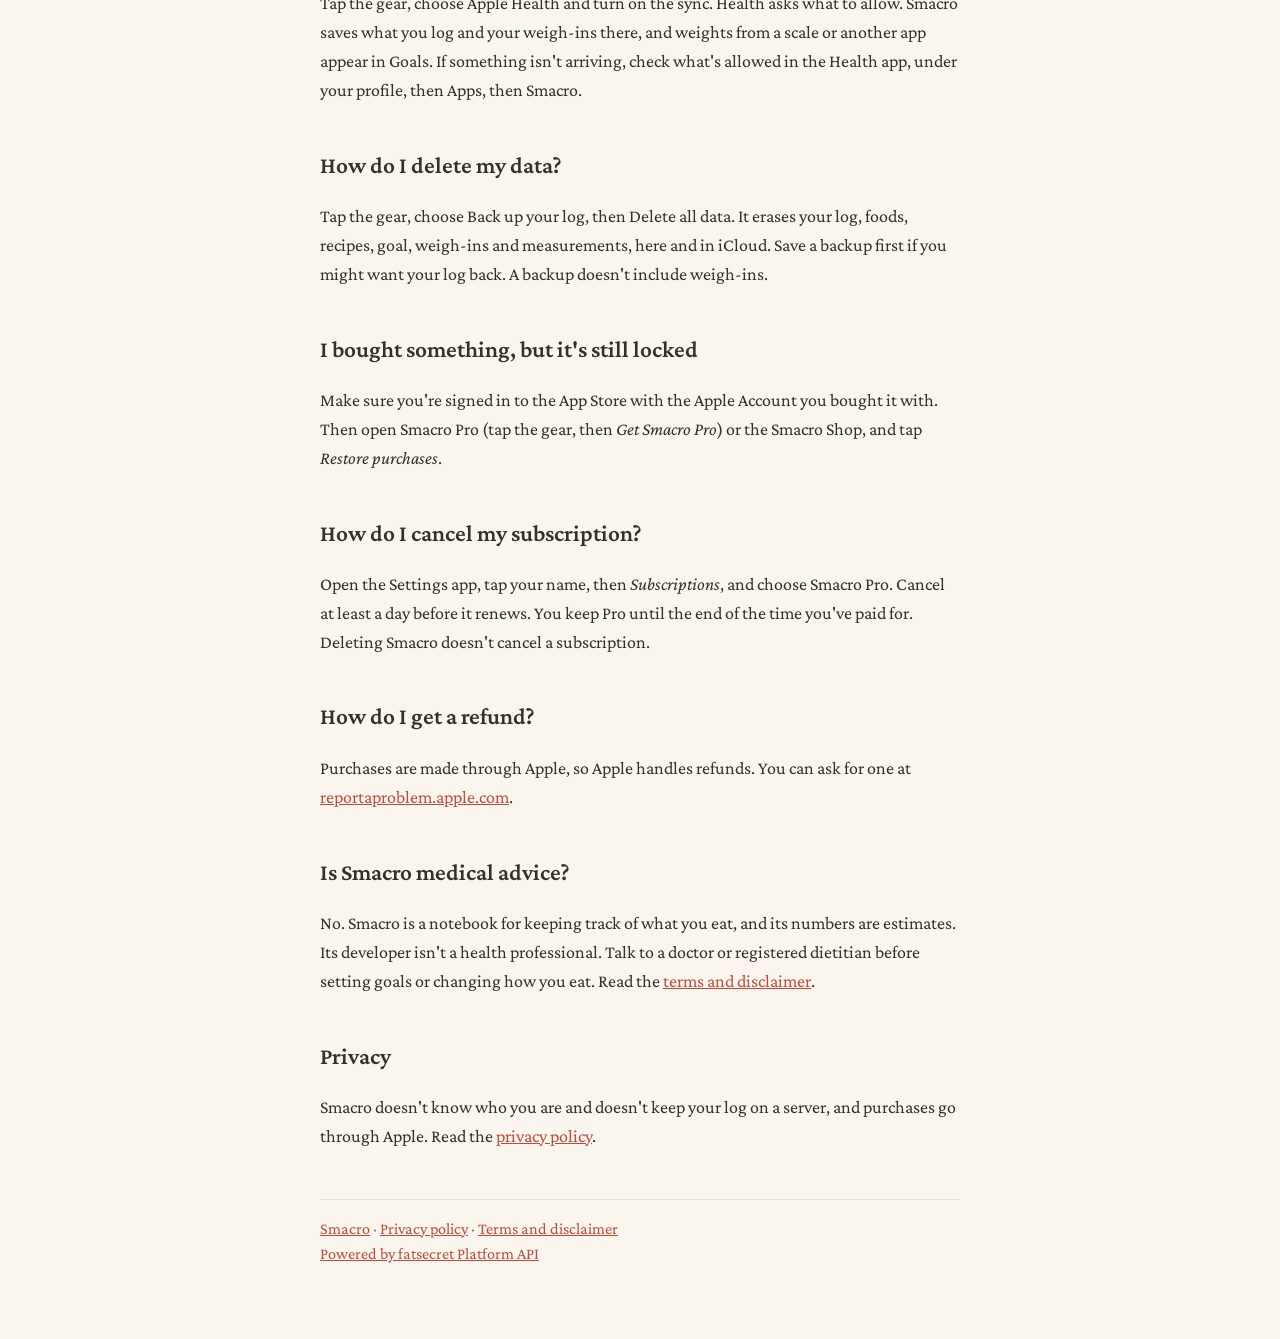
<file: support.html>
<!doctype html>
<html lang="en">
<head>
<meta charset="utf-8">
<meta name="viewport" content="width=device-width, initial-scale=1">
<title>Smacro Support</title>
<link rel="preconnect" href="https://fonts.googleapis.com">
<link href="https://fonts.googleapis.com/css2?family=Crimson+Pro:wght@400;600&display=swap" rel="stylesheet">
<link rel="stylesheet" href="style.css">
</head>
<body>
<main>
<header>
  <a class="brand" href="./">Smacro</a>
  <h1>Support</h1>
  <p class="meta">Help with Smacro, the food notebook for your macros.</p>
</header>

<div class="card">
  <p><strong>Need help or found a problem?</strong></p>
  <p>Email <a href="mailto:contactsmacro@gmail.com?subject=Smacro%20support">contactsmacro@gmail.com</a>. It helps to say which iPhone and iOS version you have, and what you tapped before the problem happened.</p>
</div>

<h2>How do I log food?</h2>
<p>Write what you ate on the next line of the page, like "2 eggs" or "150g chicken breast", and choose the food Smacro suggests. You can also scan a barcode, use Quick Add for calories and macros on their own, or, with Smacro Pro, take a photo of a nutrition label.</p>

<h2>How do I keep my log safe?</h2>
<p>If you're signed in to iCloud, Smacro keeps your log, foods and recipes there automatically, so they come back if you reinstall the app or get a new iPhone. You can also save a backup file: tap the gear at the top of the page, choose <em>Back up your log</em>, then <em>Save a backup</em>.</p>

<h2>How do I restore a backup?</h2>
<p>Tap the gear, choose <em>Back up your log</em>, then <em>Restore from a backup</em> and pick the file. Restoring only adds what's missing. It never changes or removes anything already in the app.</p>

<h2>A barcode wasn't found, or Smacro says lookups are busy</h2>
<p>Barcodes are looked up in fatsecret's food database, which doesn't list every product. When a barcode isn't found, copy the numbers from the Nutrition Facts label in by hand, or, with Smacro Pro, take a photo of the label instead. If Smacro says barcode lookups are busy, too many were made at once, so try again in a few minutes.</p>

<h2>My totals start on the wrong day</h2>
<p>If you eat after midnight, tap the gear and choose <em>Change reset hour</em> to start each day at a later hour.</p>

<h2>What's free, and what's paid?</h2>
<p>Writing your log, food search, barcodes, goals and iCloud backup are free, and stay free. Smacro Pro adds goal history past this week, unlimited recipes, reading labels from a photo, and Home and Lock Screen widgets. It's a yearly or monthly subscription, or a one-time Lifetime purchase. The Smacro Shop sells extra looks, Smacritters and outfits, each a one-time purchase. Your first Smacritter is free.</p>

<h2>How do I use Apple Health?</h2>
<p>Tap the gear, choose Apple Health and turn on the sync. Health asks what to allow. Smacro saves what you log and your weigh-ins there, and weights from a scale or another app appear in Goals. If something isn't arriving, check what's allowed in the Health app, under your profile, then Apps, then Smacro.</p>

<h2>How do I delete my data?</h2>
<p>Tap the gear, choose Back up your log, then Delete all data. It erases your log, foods, recipes, goal, weigh-ins and measurements, here and in iCloud. Save a backup first if you might want your log back. A backup doesn't include weigh-ins.</p>

<h2>I bought something, but it's still locked</h2>
<p>Make sure you're signed in to the App Store with the Apple Account you bought it with. Then open Smacro Pro (tap the gear, then <em>Get Smacro Pro</em>) or the Smacro Shop, and tap <em>Restore purchases</em>.</p>

<h2>How do I cancel my subscription?</h2>
<p>Open the Settings app, tap your name, then <em>Subscriptions</em>, and choose Smacro Pro. Cancel at least a day before it renews. You keep Pro until the end of the time you've paid for. Deleting Smacro doesn't cancel a subscription.</p>

<h2>How do I get a refund?</h2>
<p>Purchases are made through Apple, so Apple handles refunds. You can ask for one at <a href="https://reportaproblem.apple.com">reportaproblem.apple.com</a>.</p>

<h2>Is Smacro medical advice?</h2>
<p>No. Smacro is a notebook for keeping track of what you eat, and its numbers are estimates. Its developer isn't a health professional. Talk to a doctor or registered dietitian before setting goals or changing how you eat. Read the <a href="terms.html">terms and disclaimer</a>.</p>

<h2>Privacy</h2>
<p>Smacro doesn't know who you are and doesn't keep your log on a server, and purchases go through Apple. Read the <a href="privacy.html">privacy policy</a>.</p>

<footer><a href="./">Smacro</a> · <a href="privacy.html">Privacy policy</a> · <a href="terms.html">Terms and disclaimer</a><br><a href="https://platform.fatsecret.com">Powered by fatsecret Platform API</a></footer>
</main>
</body>
</html>
</file>
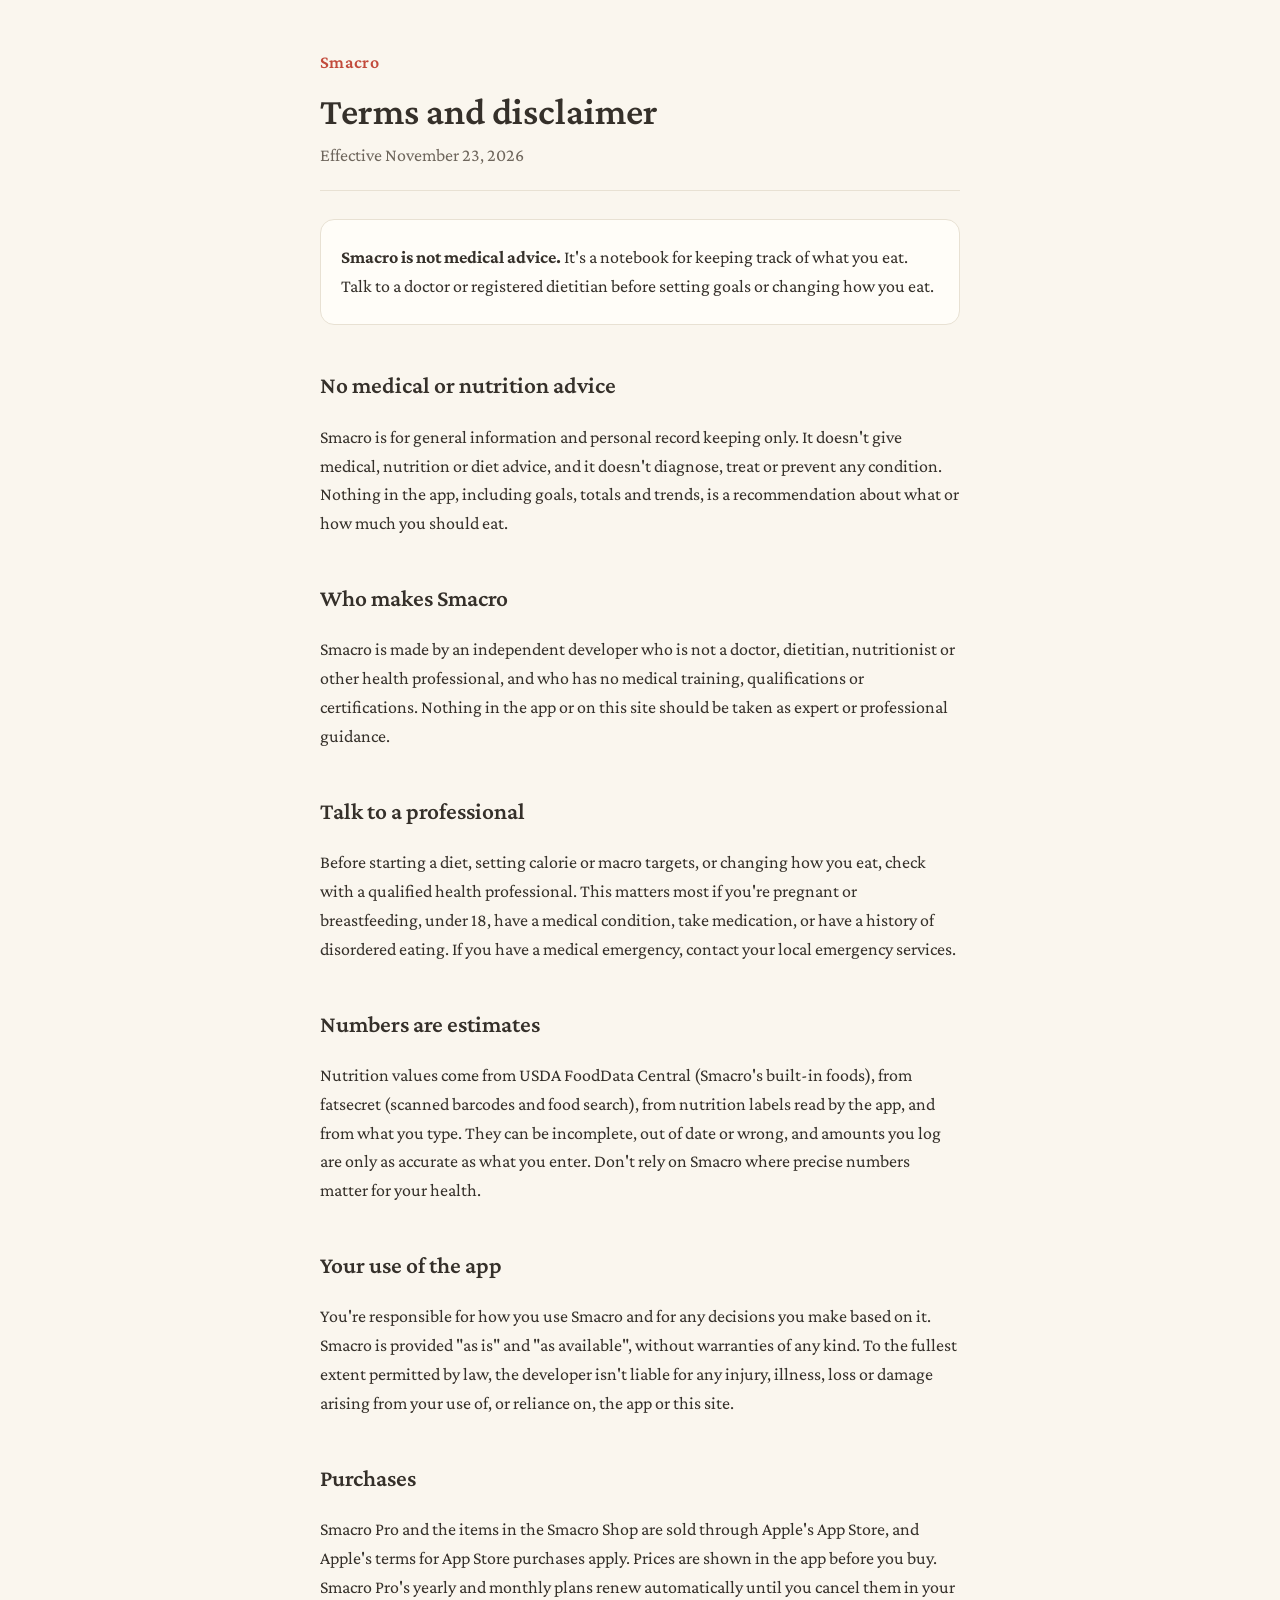
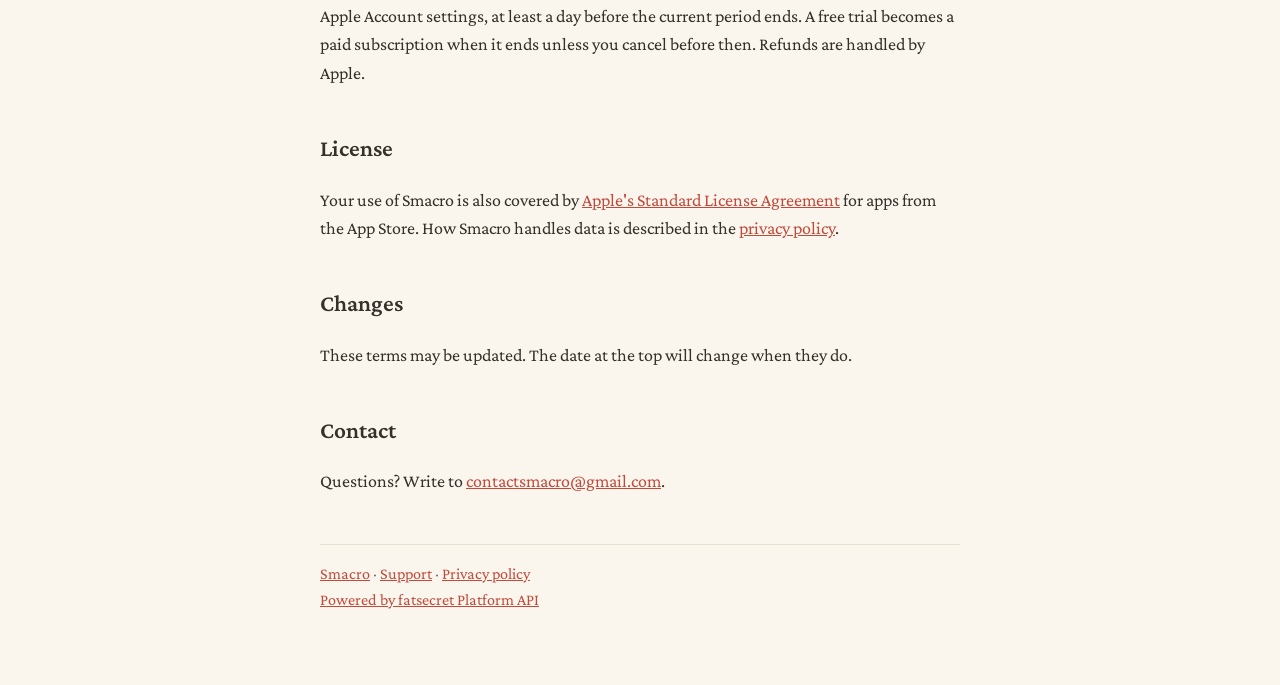
<file: terms.html>
<!doctype html>
<html lang="en">
<head>
<meta charset="utf-8">
<meta name="viewport" content="width=device-width, initial-scale=1">
<title>Smacro Terms and Disclaimer</title>
<link rel="preconnect" href="https://fonts.googleapis.com">
<link href="https://fonts.googleapis.com/css2?family=Crimson+Pro:wght@400;600&display=swap" rel="stylesheet">
<link rel="stylesheet" href="style.css">
</head>
<body>
<main>
<header>
  <a class="brand" href="./">Smacro</a>
  <h1>Terms and disclaimer</h1>
  <p class="meta">Effective November 23, 2026</p>
</header>

<div class="card">
  <p><strong>Smacro is not medical advice.</strong> It's a notebook for keeping track of what you eat. Talk to a doctor or registered dietitian before setting goals or changing how you eat.</p>
</div>

<h2>No medical or nutrition advice</h2>
<p>Smacro is for general information and personal record keeping only. It doesn't give medical, nutrition or diet advice, and it doesn't diagnose, treat or prevent any condition. Nothing in the app, including goals, totals and trends, is a recommendation about what or how much you should eat.</p>

<h2>Who makes Smacro</h2>
<p>Smacro is made by an independent developer who is not a doctor, dietitian, nutritionist or other health professional, and who has no medical training, qualifications or certifications. Nothing in the app or on this site should be taken as expert or professional guidance.</p>

<h2>Talk to a professional</h2>
<p>Before starting a diet, setting calorie or macro targets, or changing how you eat, check with a qualified health professional. This matters most if you're pregnant or breastfeeding, under 18, have a medical condition, take medication, or have a history of disordered eating. If you have a medical emergency, contact your local emergency services.</p>

<h2>Numbers are estimates</h2>
<p>Nutrition values come from USDA FoodData Central (Smacro's built-in foods), from fatsecret (scanned barcodes and food search), from nutrition labels read by the app, and from what you type. They can be incomplete, out of date or wrong, and amounts you log are only as accurate as what you enter. Don't rely on Smacro where precise numbers matter for your health.</p>

<h2>Your use of the app</h2>
<p>You're responsible for how you use Smacro and for any decisions you make based on it. Smacro is provided "as is" and "as available", without warranties of any kind. To the fullest extent permitted by law, the developer isn't liable for any injury, illness, loss or damage arising from your use of, or reliance on, the app or this site.</p>

<h2>Purchases</h2>
<p>Smacro Pro and the items in the Smacro Shop are sold through Apple's App Store, and Apple's terms for App Store purchases apply. Prices are shown in the app before you buy. Smacro Pro's yearly and monthly plans renew automatically until you cancel them in your Apple Account settings, at least a day before the current period ends. A free trial becomes a paid subscription when it ends unless you cancel before then. Refunds are handled by Apple.</p>

<h2>License</h2>
<p>Your use of Smacro is also covered by <a href="https://www.apple.com/legal/internet-services/itunes/dev/stdeula/">Apple's Standard License Agreement</a> for apps from the App Store. How Smacro handles data is described in the <a href="privacy.html">privacy policy</a>.</p>

<h2>Changes</h2>
<p>These terms may be updated. The date at the top will change when they do.</p>

<h2>Contact</h2>
<p>Questions? Write to <a href="mailto:contactsmacro@gmail.com">contactsmacro@gmail.com</a>.</p>

<footer><a href="./">Smacro</a> · <a href="support.html">Support</a> · <a href="privacy.html">Privacy policy</a><br><a href="https://platform.fatsecret.com">Powered by fatsecret Platform API</a></footer>
</main>
</body>
</html>
</file>
<file: home.css>
/* Smacro landing page. Full-bleed sections; the legal pages keep style.css. */
:root {
  --cream: #FAF5EC;
  --paper: #FFFDF8;
  --ink: #2E2A25;
  --muted: #6E665C;
  --line: #E9E0D0;
  --red: #C44A3A;
  --protein: #C9441F;
  --carbs: #F3B440;
  --fat: #3F5A47;
  --night: #241E2E;
  --pad: clamp(20px, 5vw, 80px);
  --max: 1600px;
  color-scheme: light;
}
* { box-sizing: border-box; }
html { scroll-behavior: smooth; scroll-padding-top: 84px; -webkit-text-size-adjust: 100%; }
body {
  margin: 0;
  background: var(--cream);
  color: var(--ink);
  font: 500 clamp(1.1rem, 1.35vw, 1.4rem)/1.5 "Crimson Pro", Georgia, "Times New Roman", serif;
  overflow-x: hidden;
}
img { max-width: 100%; display: block; }
a { color: inherit; }
:focus-visible { outline: 3px solid var(--red); outline-offset: 3px; border-radius: 6px; }
.wrap { width: 100%; max-width: var(--max); margin: 0 auto; padding: 0 var(--pad); }
.eyebrow {
  font-weight: 700; font-size: .9rem; letter-spacing: .16em; text-transform: uppercase;
  color: var(--red); margin: 0 0 1.1rem;
}
h1, h2, h3 { font-weight: 700; margin: 0; letter-spacing: -.025em; }
h2 { font-size: clamp(2.8rem, 7vw, 7rem); line-height: .94; }
h2 em, h1 em { font-style: normal; color: var(--red); }
.lede { font-size: clamp(1.25rem, 2vw, 1.9rem); line-height: 1.3; color: var(--muted); max-width: 34ch; margin: 1.4rem 0 0; }
.lede b { color: var(--ink); font-weight: 600; }

/* ───────── buttons ───────── */
.store {
  display: inline-flex; align-items: center; gap: 14px;
  background: var(--ink); color: var(--cream); text-decoration: none;
  border-radius: 20px; padding: 12px 30px 12px 22px;
  transition: transform .2s, box-shadow .2s;
  box-shadow: 0 10px 30px -10px rgba(46,42,37,.55);
}
.store:hover { transform: translateY(-3px) scale(1.02); box-shadow: 0 18px 36px -12px rgba(46,42,37,.6); }
.store svg { width: 40px; height: 40px; fill: currentColor; flex: none; }
.store small { display: block; font-size: .95rem; font-weight: 600; line-height: 1; opacity: .85; }
.store b { display: block; font-size: 2rem; line-height: 1; margin-top: 3px; font-weight: 700; letter-spacing: -.01em; }
.store.light { background: var(--cream); color: var(--ink); }

/* ───────── nav ───────── */
.nav {
  position: sticky; top: 0; z-index: 50;
  background: color-mix(in srgb, var(--cream) 82%, transparent);
  backdrop-filter: blur(14px) saturate(1.4); -webkit-backdrop-filter: blur(14px) saturate(1.4);
  border-bottom: 1px solid color-mix(in srgb, var(--line) 80%, transparent);
}
.nav .wrap { display: flex; align-items: center; gap: 28px; height: 72px; }
.brand { display: flex; align-items: center; gap: 12px; text-decoration: none; font-weight: 700; font-size: 1.7rem; letter-spacing: -.01em; margin-right: auto; }
.brand img { width: 40px; height: 40px; border-radius: 10px; box-shadow: 0 0 0 1px rgba(46,42,37,.1); }
.nav a.link { text-decoration: none; font-weight: 600; font-size: 1.05rem; color: var(--muted); }
.nav a.link:hover { color: var(--red); }
.nav .cta {
  background: var(--red); color: #fff; text-decoration: none; font-weight: 700;
  padding: 9px 22px; border-radius: 99px; font-size: 1.05rem; transition: transform .2s;
}
.nav .cta:hover { transform: scale(1.05); }
@media (max-width: 820px) { .nav a.link { display: none; } }

/* ───────── hero ───────── */
.hero {
  position: relative; overflow: hidden;
  min-height: calc(100vh - 72px); min-height: calc(100svh - 72px);
  display: flex; align-items: center;
  padding: clamp(32px, 6vw, 90px) 0 0;
  background:
    linear-gradient(to right, transparent calc(var(--pad) * .55), rgba(196,74,58,.28) calc(var(--pad) * .55), rgba(196,74,58,.28) calc(var(--pad) * .55 + 2px), transparent calc(var(--pad) * .55 + 2px)),
    repeating-linear-gradient(to bottom, transparent 0, transparent 55px, var(--line) 55px, var(--line) 56px),
    var(--cream);
}
.hero .wrap { display: grid; grid-template-columns: minmax(0, 1.15fr) minmax(0, .85fr); gap: clamp(24px, 4vw, 80px); align-items: center; }
.pill {
  display: inline-flex; align-items: center; gap: 10px; background: var(--paper);
  border: 1.5px solid var(--line); border-radius: 99px; padding: 7px 18px 7px 12px;
  font-weight: 600; font-size: 1rem; margin-bottom: 1.6rem;
}
.pill i { width: 10px; height: 10px; border-radius: 50%; background: var(--protein); box-shadow: 16px 0 0 var(--carbs), 32px 0 0 var(--fat); margin-right: 32px; }
.hero h1 { font-size: clamp(4rem, 10.4vw, 11.5rem); line-height: .86; letter-spacing: -.04em; }
.hero .lede { font-size: clamp(1.3rem, 2.3vw, 2.2rem); }
.hero-actions { display: flex; flex-wrap: wrap; align-items: center; gap: 18px 28px; margin: 2rem 0 0; }
.hero-actions p { margin: 0; font-weight: 600; color: var(--muted); font-size: 1.05rem; line-height: 1.25; }

/* live typing demo */
.demo {
  margin-top: 2.4rem; max-width: 560px; background: var(--paper);
  border: 1.5px solid var(--line); border-radius: 26px; padding: 18px 24px 8px;
  box-shadow: 0 30px 60px -30px rgba(46,42,37,.35);
}
.demo-top { display: flex; justify-content: space-between; align-items: baseline; font-size: 1.05rem; color: var(--muted); font-weight: 600; }
.demo-top b { font-size: 1.9rem; color: var(--ink); font-weight: 700; margin-right: 6px; font-variant-numeric: tabular-nums; }
.bar { display: flex; height: 10px; border-radius: 99px; background: #EDE5D6; overflow: hidden; margin: 10px 0 14px; }
.bar i { display: block; width: 0; transition: width .7s cubic-bezier(.2,.8,.2,1); }
.bar i:nth-child(1) { background: #E4572E; } .bar i:nth-child(2) { background: var(--carbs); } .bar i:nth-child(3) { background: var(--fat); }
.typed { font-size: 1.9rem; font-weight: 500; min-height: 2.5rem; border-bottom: 1.5px solid var(--line); padding-bottom: 6px; }
.typed .ph { color: #B3AA9C; }
.typed .caret { display: inline-block; width: 2.5px; height: 1.8rem; background: var(--red); margin-left: 3px; vertical-align: -.25em; animation: blink 1s steps(1) infinite; }
@keyframes blink { 50% { opacity: 0; } }
.suggest {
  display: flex; align-items: center; justify-content: space-between; gap: 12px;
  margin: 12px 0 4px; padding: 10px 14px 10px 18px; border: 1.5px solid var(--line); border-radius: 18px;
  opacity: 0; transform: translateY(6px); transition: opacity .25s, transform .25s; min-height: 72px;
}
.suggest.on { opacity: 1; transform: none; }
.suggest strong { display: block; font-size: 1.3rem; line-height: 1.1; }
.suggest small { color: var(--muted); font-size: .95rem; font-weight: 500; }
.suggest .r { display: flex; align-items: center; gap: 12px; font-size: 1.3rem; font-variant-numeric: tabular-nums; }
.logbtn { background: var(--red); color: #fff; font-weight: 700; font-size: 1.05rem; padding: 5px 18px; border-radius: 99px; transition: transform .2s, background .2s; }
.logbtn.hit { transform: scale(.88); background: var(--fat); }
.rows { list-style: none; margin: 0; padding: 0; }
.rows li { display: flex; justify-content: space-between; padding: 9px 4px; border-top: 1px solid var(--line); font-size: 1.15rem; animation: rowin .4s both; }
.rows li span:last-child { color: var(--muted); font-variant-numeric: tabular-nums; }
.rows:empty { display: none; }
@keyframes rowin { from { opacity: 0; transform: translateY(-8px); } }

/* phones */
.phone {
  position: relative; background: #1c1915; padding: 2.6%;
  border-radius: 13% / 6%; box-shadow: 0 0 0 1.5px #3a352e, 0 50px 90px -30px rgba(30,20,10,.55), 0 20px 40px -20px rgba(30,20,10,.4);
}
.phone img { width: 100%; height: auto; border-radius: 10.8% / 5%; aspect-ratio: 1206 / 2622; background: var(--cream); }
.stage { position: relative; display: grid; place-items: center; align-self: end; }
.stage .phone { width: min(100%, 440px); transform: rotate(3.5deg); margin-bottom: -9%; z-index: 2; }
.blob { position: absolute; border-radius: 50%; z-index: 0; }
.blob.b1 { width: 70%; aspect-ratio: 1; background: var(--protein); right: -10%; top: 4%; }
.blob.b2 { width: 42%; aspect-ratio: 1; background: var(--carbs); left: -6%; bottom: 22%; }
.blob.b3 { width: 28%; aspect-ratio: 1; background: var(--fat); right: 2%; bottom: 8%; }
.chip {
  position: absolute; z-index: 3; font-weight: 700; font-size: clamp(.95rem, 1.5vw, 1.35rem);
  padding: 8px 18px; border-radius: 99px; color: #fff; white-space: nowrap;
  box-shadow: 0 14px 30px -10px rgba(0,0,0,.4); animation: bob 6s ease-in-out infinite;
}
.chip.p { background: var(--protein); left: -9%; top: 60%; }
.chip.c { background: var(--carbs); color: var(--ink); right: -9%; top: 38%; animation-delay: -2s; }
.chip.f { background: var(--fat); left: -4%; bottom: 14%; animation-delay: -4s; }
@keyframes bob { 50% { transform: translateY(-14px) rotate(-2deg); } }
@media (max-width: 980px) {
  .hero { min-height: 0; }
  .hero .wrap { grid-template-columns: 1fr; }
  .stage { margin-top: 24px; }
  .stage .phone { width: min(78%, 380px); margin-bottom: -22%; }
  .hero { padding-bottom: 0; }
}

/* ───────── ticker ───────── */
.ticker { background: var(--ink); color: var(--cream); overflow: hidden; padding: clamp(18px, 2.4vw, 34px) 0; position: relative; z-index: 4; }
.ticker-track { display: flex; width: max-content; animation: tick 40s linear infinite; }
.ticker span { font-size: clamp(1.8rem, 4.5vw, 4.2rem); font-weight: 600; font-style: italic; letter-spacing: -.02em; padding-right: .35em; white-space: nowrap; }
.ticker span::after { content: "●"; font-style: normal; font-size: .45em; vertical-align: .25em; margin-left: .55em; color: var(--protein); }
.ticker span:nth-child(3n+2)::after { color: var(--carbs); }
.ticker span:nth-child(3n)::after { color: #7FA386; }
@keyframes tick { to { transform: translateX(-50%); } }

/* ───────── how it works ───────── */
.how { padding: clamp(72px, 11vw, 180px) 0; background: var(--paper); overflow: hidden; }
.how .wrap { display: grid; grid-template-columns: minmax(0, 1.2fr) minmax(0, .8fr); gap: clamp(32px, 6vw, 120px); align-items: center; }
.steps { list-style: none; margin: clamp(32px, 4vw, 64px) 0 0; padding: 0; counter-reset: s; }
.steps li { display: grid; grid-template-columns: clamp(70px, 9vw, 150px) 1fr; gap: 12px 24px; align-items: start; padding: clamp(20px, 2.4vw, 36px) 0; border-top: 2px solid var(--ink); }
.steps li::before {
  counter-increment: s; content: counter(s); font-size: clamp(4.5rem, 9vw, 9rem); font-weight: 800; line-height: .8;
  color: transparent; -webkit-text-stroke: 2.5px var(--red);
}
.steps h3 { font-size: clamp(2rem, 3.6vw, 3.6rem); line-height: 1; }
.steps p { margin: .5rem 0 0; color: var(--muted); max-width: 36ch; }
.how .stage { align-self: center; }
.how .stage .phone { transform: rotate(-3deg); margin: 0; }
.how .blob.b1 { background: var(--carbs); right: -12%; top: 8%; }
.how .blob.b2 { background: var(--red); left: -10%; bottom: 6%; width: 34%; }
@media (max-width: 980px) { .how .wrap { grid-template-columns: 1fr; } .how .stage .phone { width: min(72%, 360px); } }

/* ───────── macros ───────── */
.macros { display: grid; grid-template-columns: repeat(3, 1fr); }
.macros article { padding: clamp(48px, 7vw, 120px) var(--pad); min-height: clamp(360px, 48vw, 720px); display: flex; flex-direction: column; justify-content: space-between; gap: 40px; }
.macros .p { background: var(--protein); color: #fff; }
.macros .c { background: var(--carbs); color: var(--ink); }
.macros .f { background: var(--fat); color: #fff; }
.macros .g { font-size: clamp(5rem, 15vw, 16rem); font-weight: 800; line-height: .8; letter-spacing: -.05em; }
.macros .g sup { font-size: .22em; letter-spacing: 0; vertical-align: top; position: relative; top: .3em; margin-left: .1em; font-weight: 700; }
.macros h3 { font-size: clamp(2.2rem, 4vw, 4.2rem); line-height: 1; }
.macros p { margin: .6rem 0 0; max-width: 24ch; opacity: .95; }
.macros-head { padding: clamp(72px, 11vw, 170px) 0 clamp(40px, 5vw, 80px); background: var(--cream); }
.macros-head h2 { max-width: 14ch; }
@media (max-width: 860px) { .macros { grid-template-columns: 1fr; } .macros article { min-height: 0; } }

/* ───────── features ───────── */
.features { padding: clamp(72px, 11vw, 180px) 0; background: var(--cream); }
.features h2 { max-width: 13ch; }
.bento { display: grid; grid-template-columns: repeat(12, 1fr); gap: clamp(14px, 1.6vw, 26px); margin-top: clamp(36px, 5vw, 80px); }
.card {
  position: relative; overflow: hidden; border-radius: clamp(24px, 3vw, 44px); padding: clamp(26px, 3.2vw, 56px);
  background: var(--paper); border: 1.5px solid var(--line); min-height: clamp(300px, 30vw, 480px);
  display: flex; flex-direction: column; justify-content: flex-end; transition: transform .35s cubic-bezier(.2,.8,.2,1);
}
.card:hover { transform: translateY(-6px); }
.card h3 { font-size: clamp(2.1rem, 3.8vw, 3.9rem); line-height: .98; max-width: 11ch; position: relative; z-index: 2; }
.card p { margin: .8rem 0 0; max-width: 30ch; position: relative; z-index: 2; }
.card .tag { display: inline-block; align-self: flex-start; font-size: .85rem; font-weight: 700; letter-spacing: .1em; text-transform: uppercase; border: 1.5px solid currentColor; padding: 3px 12px; border-radius: 99px; margin-bottom: 14px; position: relative; z-index: 2; }
.c-scan { grid-column: span 7; background: var(--ink); color: var(--cream); border: 0; }
.c-scan p { color: #cfc6b8; }
.c-goals { grid-column: span 5; grid-row: span 2; background: var(--red); color: #fff; border: 0; justify-content: flex-start; padding-bottom: 0; }
.c-goals p { color: #fde4dd; }
.c-label { grid-column: span 4; background: var(--carbs); border: 0; }
.c-label p { color: #5a4a1d; }
.c-recipes { grid-column: span 3; background: var(--paper); }
.c-wrist { grid-column: span 6; background: #DCE6DD; border: 0; }
.c-wrist p { color: #3e5645; }
.c-health { grid-column: span 6; background: var(--paper); }
.c-goals .shot { margin: 2rem auto 0; width: min(78%, 360px); transform: translateY(8%) rotate(2deg); }
.c-goals h3 { max-width: 9ch; }
/* decorative art inside cards */
.barcode { position: absolute; right: clamp(24px, 4vw, 70px); top: clamp(24px, 4vw, 60px); display: flex; gap: 5px; align-items: stretch; height: clamp(120px, 15vw, 240px); transform: rotate(-6deg); }
.barcode i { display: block; background: var(--cream); width: 6px; border-radius: 1px; }
.barcode i:nth-child(3n) { width: 14px; } .barcode i:nth-child(4n+1) { width: 3px; } .barcode i:nth-child(5n) { width: 9px; }
.scanline { position: absolute; left: -8%; right: -8%; height: 4px; background: var(--protein); box-shadow: 0 0 22px 6px rgba(228,87,46,.7); top: 50%; animation: scan 2.8s ease-in-out infinite alternate; }
.barcode-wrap { position: absolute; inset: 0; pointer-events: none; }
@keyframes scan { from { top: 8%; } to { top: 92%; } }
.label-art { position: absolute; right: clamp(20px, 3vw, 44px); top: clamp(20px, 3vw, 44px); width: clamp(120px, 14vw, 220px); background: #fff; border: 3px solid var(--ink); padding: 10px 12px; font-family: Helvetica, Arial, sans-serif; font-size: clamp(.65rem, 1vw, .95rem); line-height: 1.25; transform: rotate(5deg); color: var(--ink); box-shadow: 8px 8px 0 rgba(46,42,37,.15); }
.label-art b { display: block; font-size: 1.9em; line-height: 1; border-bottom: 8px solid var(--ink); padding-bottom: 4px; margin-bottom: 4px; }
.label-art div { display: flex; justify-content: space-between; border-bottom: 1px solid var(--ink); padding: 2px 0; }
.recipe-art { position: absolute; right: 10%; top: 8%; font-size: clamp(3.6rem, 6vw, 6.5rem); white-space: nowrap; line-height: 1; transform: rotate(10deg); font-weight: 800; color: var(--line); letter-spacing: -.06em; z-index: 1; }
.ring-art { position: absolute; right: clamp(20px, 4vw, 70px); top: clamp(20px, 4vw, 60px); width: clamp(110px, 15vw, 230px); aspect-ratio: 1; z-index: 1; }
.ring-art circle { fill: none; stroke-width: 15; stroke-linecap: round; transform: rotate(-90deg); transform-origin: 50% 50%; }
.ring-art .t { stroke: rgba(46,42,37,.12); }
.ring-art .a { stroke: var(--protein); stroke-dasharray: 440; stroke-dashoffset: 120; }
.ring-art .b { stroke: var(--carbs); r: 30; stroke-dasharray: 190; stroke-dashoffset: 70; }
.heart-art { position: absolute; right: clamp(20px, 4vw, 70px); top: clamp(10px, 2vw, 30px); font-size: clamp(6rem, 12vw, 12rem); line-height: 1; color: var(--red); transform: rotate(8deg); }
@media (max-width: 980px) {
  .c-scan, .c-label, .c-recipes, .c-wrist, .c-health { grid-column: span 12; }
  .c-goals { grid-column: span 12; grid-row: auto; }
  .card { min-height: 360px; }
  .c-goals { min-height: 0; }
  .c-recipes { min-height: 300px; }
  .c-goals .shot { width: min(62%, 320px); }
}

/* ───────── themes + pets ───────── */
.themes { background: var(--night); color: var(--cream); padding: clamp(72px, 11vw, 180px) 0 clamp(72px, 9vw, 140px); overflow: hidden; position: relative; }
.themes .eyebrow { color: var(--carbs); }
.themes h2 em { color: var(--carbs); }
.themes .lede { color: #c8bfd3; max-width: 42ch; }
.themes .wrap { margin-bottom: clamp(40px, 6vw, 90px); }
.rail { display: flex; gap: clamp(18px, 2.4vw, 40px); overflow-x: auto; padding: 20px var(--pad) 40px; scroll-snap-type: x mandatory; scrollbar-width: none; }
.rail::-webkit-scrollbar { display: none; }
.rail.run { overflow: hidden; width: max-content; padding: 20px 0 40px clamp(18px, 2.4vw, 40px); animation: rail 70s linear infinite; scroll-snap-type: none; }
.themes:hover .rail.run { animation-play-state: paused; }
@keyframes rail { to { transform: translateX(-50%); } }
figure.theme { margin: 0; flex: none; width: clamp(230px, 24vw, 380px); scroll-snap-align: center; }
figure.theme .phone { box-shadow: 0 0 0 1.5px #4a4358, 0 40px 70px -24px rgba(0,0,0,.7); }
figure.theme:nth-child(even) { margin-top: clamp(24px, 4vw, 64px); }
figure.theme figcaption { text-align: center; font-weight: 700; font-size: 1.25rem; margin-top: 18px; letter-spacing: .01em; }
.pets-note { display: flex; flex-wrap: wrap; gap: 14px; margin-top: 2rem; }
.pets-note span { border: 1.5px solid #4a4358; border-radius: 99px; padding: 7px 18px; font-weight: 600; font-size: 1.05rem; color: #e7dff0; }

/* ───────── promise ───────── */
.promise { background: var(--red); color: #fff; padding: clamp(72px, 11vw, 180px) 0; overflow: hidden; }
.promise .eyebrow { color: #ffd9d0; }
.promise h2 { font-size: clamp(3.6rem, 12.5vw, 14rem); line-height: .84; letter-spacing: -.045em; }
.promise h2 span { display: block; }
.promise h2 span s { text-decoration: none; position: relative; }
.promise h2 span s::after { content: ""; position: absolute; left: -2%; right: -2%; top: 52%; height: .07em; background: var(--carbs); transform: rotate(-2deg); }
.promise-foot { display: grid; grid-template-columns: repeat(3, 1fr); gap: clamp(20px, 3vw, 60px); margin-top: clamp(40px, 6vw, 100px); border-top: 2px solid rgba(255,255,255,.5); padding-top: 28px; }
.promise-foot h3 { font-size: clamp(1.5rem, 2.2vw, 2.2rem); margin-bottom: .4rem; letter-spacing: -.01em; }
.promise-foot p { margin: 0; color: #ffe6e0; }
@media (max-width: 760px) { .promise-foot { grid-template-columns: 1fr; } }

/* ───────── final CTA ───────── */
.final { background: var(--ink); color: var(--cream); padding: clamp(80px, 12vw, 200px) 0; position: relative; overflow: hidden; }
.final .wrap { display: grid; grid-template-columns: minmax(0, 1fr) auto; gap: clamp(30px, 6vw, 120px); align-items: end; }
.final h2 { font-size: clamp(3.8rem, 11vw, 12.5rem); line-height: .86; letter-spacing: -.045em; }
.final h2 em { color: var(--carbs); }
.final .lede { color: #cfc6b8; margin-top: 2rem; }
.final .hero-actions { margin-top: 2.4rem; }
.final .hero-actions p { color: #a79e92; }
.qr { background: #fff; border-radius: 28px; padding: 16px 16px 12px; text-align: center; color: var(--ink); width: clamp(190px, 17vw, 260px); transform: rotate(3deg); box-shadow: 0 30px 60px -20px rgba(0,0,0,.6); }
.qr img { width: 100%; height: auto; }
.qr p { margin: 8px 0 0; font-weight: 700; font-size: 1.15rem; line-height: 1; }
.final::before { content: ""; position: absolute; width: 38vw; aspect-ratio: 1; border-radius: 50%; background: var(--protein); opacity: .18; right: -12vw; top: -14vw; }
.final::after { content: ""; position: absolute; width: 22vw; aspect-ratio: 1; border-radius: 50%; background: var(--fat); opacity: .35; left: -8vw; bottom: -10vw; }
.final .wrap { position: relative; z-index: 1; }
@media (max-width: 860px) { .final .wrap { grid-template-columns: 1fr; } .qr { display: none; } }

/* ───────── footer ───────── */
footer.site { background: #1c1815; color: #a79e92; padding: clamp(40px, 5vw, 72px) 0; font-size: 1rem; line-height: 1.6; }
footer.site .wrap { display: grid; grid-template-columns: 1.2fr 1fr; gap: 32px 60px; }
footer.site .brand { color: var(--cream); font-size: 1.5rem; margin-bottom: 12px; }
footer.site nav { display: flex; flex-wrap: wrap; gap: 8px 28px; align-content: flex-start; justify-content: flex-end; }
footer.site a { color: #e8dfd1; text-underline-offset: 3px; }
footer.site p { margin: 0 0 .6rem; max-width: 62ch; }
@media (max-width: 760px) { footer.site .wrap { grid-template-columns: 1fr; } footer.site nav { justify-content: flex-start; } }

/* ───────── reveal ───────── */
.js .rv { opacity: 0; transform: translateY(34px); transition: opacity .8s cubic-bezier(.2,.8,.2,1), transform .8s cubic-bezier(.2,.8,.2,1); }
.js .rv.in { opacity: 1; transform: none; }
.js .rv.d1 { transition-delay: .1s; } .js .rv.d2 { transition-delay: .2s; } .js .rv.d3 { transition-delay: .3s; }
@media (prefers-reduced-motion: reduce) {
  html { scroll-behavior: auto; }
  *, *::before, *::after { animation: none !important; transition: none !important; }
  .js .rv { opacity: 1; transform: none; }
  .ticker-track { width: auto; flex-wrap: wrap; }
}
</file>
<file: log.css>
/* The logging-first landing page. Builds on home.css (tokens, nav, phones, looks, promise, footer). */

/* ───────── hero ───────── */
.lhero {
  position: relative; overflow: hidden;
  padding: clamp(40px, 6vw, 96px) 0 clamp(56px, 7vw, 120px);
  background:
    linear-gradient(to right, transparent calc(var(--pad) * .55), rgba(196,74,58,.28) calc(var(--pad) * .55), rgba(196,74,58,.28) calc(var(--pad) * .55 + 2px), transparent calc(var(--pad) * .55 + 2px)),
    repeating-linear-gradient(to bottom, transparent 0, transparent 55px, var(--line) 55px, var(--line) 56px),
    var(--cream);
}
.lhero .wrap { display: grid; grid-template-columns: minmax(0, 1.05fr) minmax(0, .95fr); gap: clamp(32px, 5vw, 96px); align-items: center; }
.lhero h1 { font-size: clamp(3.6rem, 8.4vw, 9.6rem); line-height: .86; letter-spacing: -.04em; }
.lhero h1 em { font-style: italic; font-weight: 600; color: var(--red); }
.lhero .lede { font-size: clamp(1.3rem, 2.1vw, 2.1rem); max-width: 26ch; }
.lhero .thunk { font-style: italic; color: var(--red); font-weight: 700; }
@media (max-width: 980px) { .lhero .wrap { grid-template-columns: 1fr; } }

/* ───────── the log card ───────── */
.logcard {
  position: relative; background: var(--paper); border: 1.5px solid var(--line);
  border-radius: 34px; padding: 26px clamp(20px, 2.4vw, 34px) 14px;
  box-shadow: 0 40px 80px -36px rgba(46,42,37,.45), 0 2px 0 rgba(255,255,255,.8) inset;
  transform: rotate(-1.2deg); max-width: 620px; justify-self: center; width: 100%;
}
.logcard.thump { animation: thump .42s cubic-bezier(.3,1.6,.5,1); }
@keyframes thump {
  0% { transform: rotate(-1.2deg) scale(1); }
  30% { transform: rotate(-1.2deg) scale(.985) translateY(3px); }
  100% { transform: rotate(-1.2deg) scale(1); }
}
.lc-head { display: flex; justify-content: space-between; align-items: baseline; gap: 12px; }
.lc-day { font-weight: 700; font-size: 1.15rem; color: var(--muted); letter-spacing: .02em; }
.lc-cal { text-align: right; }
.lc-cal b { display: block; font-size: clamp(3rem, 5vw, 4.4rem); line-height: .9; letter-spacing: -.03em; font-variant-numeric: tabular-nums; transition: color .3s; }
.lc-cal.bump b { animation: bump .5s cubic-bezier(.3,1.8,.5,1); }
@keyframes bump { 35% { transform: scale(1.12); color: var(--red); } }
.lc-cal b { transform-origin: right bottom; }
.lc-cal span { font-size: 1.05rem; color: var(--muted); font-weight: 600; }
.lc-macros { display: grid; grid-template-columns: repeat(3, 1fr); gap: 12px; margin: 16px 0 18px; }
.lc-m { font-size: .95rem; font-weight: 700; color: var(--muted); }
.lc-m em { font-style: normal; color: var(--ink); font-variant-numeric: tabular-nums; }
.lc-m .track { height: 10px; border-radius: 99px; background: #EDE5D6; overflow: hidden; margin-top: 6px; }
.lc-m .track i { display: block; height: 100%; width: 0; border-radius: 99px; transition: width .9s cubic-bezier(.34,1.56,.64,1); }
.lc-m.p i { background: #E4572E; } .lc-m.c i { background: var(--carbs); } .lc-m.f i { background: var(--fat); }

.lc-line { position: relative; display: flex; align-items: center; border-bottom: 2px solid var(--line); transition: border-color .2s; }
.lc-line:focus-within { border-color: var(--red); }
.lc-line input {
  flex: 1; min-width: 0; border: 0; background: transparent; outline: none;
  font: 500 clamp(1.6rem, 2.4vw, 2.1rem)/1.2 "Crimson Pro", Georgia, serif; color: var(--ink);
  padding: 8px 0 8px;
}
.lc-line input::placeholder { color: #B3AA9C; }
.lc-hint { font-size: .95rem; color: var(--muted); margin: 8px 0 0; min-height: 1.4em; }
.lc-hint button { font: inherit; font-weight: 700; color: var(--red); background: none; border: 0; padding: 0; cursor: pointer; text-decoration: underline; text-underline-offset: 3px; }

.lc-sug {
  display: flex; align-items: center; justify-content: space-between; gap: 12px;
  margin: 10px 0 6px; padding: 10px 10px 10px 18px; border: 1.5px solid var(--line); border-radius: 20px;
  background: #fff; min-height: 74px;
  opacity: 0; transform: translateY(8px) scale(.98); pointer-events: none;
  transition: opacity .22s, transform .32s cubic-bezier(.34,1.56,.64,1);
}
.lc-sug.on { opacity: 1; transform: none; pointer-events: auto; }
.lc-sug strong { display: block; font-size: 1.35rem; line-height: 1.1; }
.lc-sug small { color: var(--muted); font-size: .98rem; font-weight: 500; }
.lc-sug .r { display: flex; align-items: center; gap: 14px; font-size: 1.35rem; font-variant-numeric: tabular-nums; font-weight: 600; }

.logbtn2 {
  position: relative; font: 700 1.2rem/1 "Crimson Pro", Georgia, serif; color: #fff; background: var(--red);
  border: 0; border-radius: 99px; padding: 12px 26px; cursor: pointer;
  box-shadow: 0 5px 0 #8f3125, 0 10px 18px -8px rgba(196,74,58,.7);
  transition: transform .12s cubic-bezier(.3,1.6,.5,1), box-shadow .12s, background .2s;
}
.logbtn2:hover { background: #cf5242; }
.logbtn2:active, .logbtn2.hit { transform: translateY(4px) scale(.96); box-shadow: 0 1px 0 #8f3125, 0 4px 8px -6px rgba(196,74,58,.7); }

.lc-rows { list-style: none; margin: 8px 0 0; padding: 0; min-height: 152px; }
.lc-rows li {
  display: flex; justify-content: space-between; gap: 12px; padding: 11px 4px;
  border-top: 1px solid var(--line); font-size: 1.2rem; transform-origin: 50% 0;
}
.lc-rows li.new { animation: land .62s cubic-bezier(.34,1.56,.64,1) both; }
.lc-rows li.new::before {
  content: ""; position: absolute; inset: 0; border-radius: 12px; background: rgba(243,180,64,.28);
  animation: glow 1.4s ease-out forwards; pointer-events: none;
}
.lc-rows li { position: relative; }
.lc-rows li span:last-child { color: var(--muted); font-variant-numeric: tabular-nums; }
.lc-rows li small { color: var(--muted); font-size: .95rem; margin-left: 6px; }
@keyframes land {
  0% { opacity: 0; transform: translateY(-34px) scaleY(.6); }
  60% { opacity: 1; transform: translateY(3px) scaleY(1.04); }
  100% { transform: none; }
}
@keyframes glow { to { opacity: 0; } }
.lc-empty { color: #B3AA9C; font-style: italic; padding: 12px 4px; border-top: 1px solid var(--line); font-size: 1.15rem; }

.lc-foot { display: flex; justify-content: space-between; align-items: center; margin-top: 10px; padding-top: 10px; border-top: 1px dashed var(--line); font-size: .95rem; color: var(--muted); font-weight: 600; }
.sound { font: inherit; background: none; border: 1.5px solid var(--line); border-radius: 99px; padding: 4px 14px; cursor: pointer; color: var(--muted); }
.sound[aria-pressed="true"] { border-color: var(--fat); color: var(--fat); background: #E4ECE5; }
.reset { font: inherit; background: none; border: 0; cursor: pointer; color: var(--muted); text-decoration: underline; text-underline-offset: 3px; }

/* confetti dots that pop out of the button */
.spark { position: fixed; z-index: 90; width: 10px; height: 10px; border-radius: 50%; pointer-events: none; will-change: transform, opacity; }
.ring { position: fixed; z-index: 89; border: 3px solid var(--carbs); border-radius: 50%; pointer-events: none; animation: ring .55s ease-out forwards; }
@keyframes ring { from { width: 0; height: 0; opacity: 1; margin: 0; } to { width: 120px; height: 120px; margin: -60px 0 0 -60px; opacity: 0; } }
.fly { position: fixed; z-index: 91; font-weight: 800; font-size: 1.6rem; color: var(--red); pointer-events: none; animation: fly .9s cubic-bezier(.2,.8,.2,1) forwards; }
@keyframes fly { to { transform: translateY(-70px); opacity: 0; } }

/* ───────── big statement ───────── */
.statement { background: var(--ink); color: var(--cream); padding: clamp(80px, 12vw, 200px) 0; overflow: hidden; }
.statement .eyebrow { color: var(--carbs); }
.statement h2 { font-size: clamp(3.2rem, 9vw, 10rem); line-height: .88; letter-spacing: -.04em; max-width: 13ch; }
.statement h2 em { color: var(--carbs); }
.compare { display: grid; grid-template-columns: minmax(0, .8fr) minmax(0, 1.2fr); gap: clamp(20px, 3vw, 56px); margin-top: clamp(48px, 6vw, 100px); align-items: start; }
.compare h3 { font-size: 1rem; letter-spacing: .14em; text-transform: uppercase; font-weight: 700; margin-bottom: 18px; }
.compare .us h3 { color: var(--carbs); }
.compare .them h3 { color: #8f857a; }
.taps { display: flex; flex-wrap: wrap; gap: 10px; list-style: none; padding: 0; margin: 0; }
.taps li { border-radius: 99px; padding: 10px 20px; font-weight: 600; font-size: clamp(1.1rem, 1.6vw, 1.5rem); }
.us .taps li { background: var(--cream); color: var(--ink); font-size: clamp(1.5rem, 2.6vw, 2.5rem); padding: 12px 26px; }
.us .taps li:last-child { background: var(--red); color: #fff; }
.them .taps li { border: 1.5px dashed #5b534a; color: #8f857a; }
.them .taps li s { text-decoration-thickness: 2px; text-decoration-color: rgba(228,87,46,.6); }
.compare .count { display: block; margin-top: 18px; font-size: clamp(3rem, 6vw, 6rem); font-weight: 800; line-height: 1; letter-spacing: -.04em; }
.us .count { color: var(--carbs); }
.them .count { color: #5b534a; }
.compare .count small { font-size: .3em; letter-spacing: 0; font-weight: 600; margin-left: .3em; }
@media (max-width: 860px) { .compare { grid-template-columns: 1fr; } }

/* ───────── little moments ───────── */
.moments { padding: clamp(72px, 11vw, 180px) 0; background: var(--paper); }
.moments h2 { max-width: 14ch; }
.moments .lede { max-width: 40ch; }
.mgrid { display: grid; grid-template-columns: repeat(12, 1fr); gap: clamp(14px, 1.6vw, 26px); margin-top: clamp(36px, 5vw, 80px); }
.moment {
  border-radius: clamp(24px, 3vw, 44px); padding: clamp(26px, 3vw, 52px); position: relative; overflow: hidden;
  display: flex; flex-direction: column; gap: 24px; justify-content: space-between; min-height: clamp(340px, 30vw, 480px);
}
.moment h3 { font-size: clamp(2rem, 3.4vw, 3.4rem); line-height: .98; max-width: 13ch; }
.moment p { margin: .7rem 0 0; max-width: 34ch; }
.moment .n { font-size: .95rem; font-weight: 700; letter-spacing: .14em; text-transform: uppercase; opacity: .7; }
.m-ruler { grid-column: span 7; background: var(--cream); border: 1.5px solid var(--line); }
.m-feel { grid-column: span 5; background: var(--red); color: #fff; }
.m-feel p { color: #fde4dd; }
.m-scan { grid-column: span 5; background: var(--fat); color: #fff; }
.m-scan p { color: #d6e2d8; }
.m-mail { grid-column: span 7; background: var(--carbs); }
.m-mail p { color: #5a4a1d; }
@media (max-width: 980px) { .m-ruler, .m-feel, .m-scan, .m-mail { grid-column: span 12; } }

/* the ruler */
.ruler-out { display: flex; justify-content: space-between; align-items: baseline; flex-wrap: wrap; gap: 6px 16px; }
.ruler-out .amt { font-size: clamp(2.6rem, 4.4vw, 4.4rem); font-weight: 800; letter-spacing: -.03em; font-variant-numeric: tabular-nums; line-height: 1; }
.ruler-out .amt small { font-size: .45em; font-weight: 600; color: var(--muted); margin-left: .2em; }
.ruler-out .facts { font-size: 1.15rem; color: var(--muted); font-weight: 600; font-variant-numeric: tabular-nums; }
.ruler-out .facts b { color: var(--ink); font-size: 1.5rem; }
.ruler {
  position: relative; height: 92px; border-radius: 20px; background: var(--paper); border: 1.5px solid var(--line);
  overflow: hidden; cursor: grab; touch-action: none; user-select: none; -webkit-user-select: none;
  -webkit-mask-image: linear-gradient(to right, transparent, #000 18%, #000 82%, transparent);
          mask-image: linear-gradient(to right, transparent, #000 18%, #000 82%, transparent);
}
.ruler:active { cursor: grabbing; }
.ruler:focus-visible { outline: 3px solid var(--red); outline-offset: 3px; }
.ruler-strip { position: absolute; top: 0; bottom: 0; left: 50%; will-change: transform; }
.ruler-strip i { position: absolute; bottom: 0; width: 2px; margin-left: -1px; background: #B3AA9C; height: 26px; border-radius: 2px; }
.ruler-strip i.maj { height: 44px; background: var(--ink); }
.ruler-strip span { position: absolute; top: 10px; transform: translateX(-50%); font-weight: 700; font-size: 1rem; color: var(--muted); font-variant-numeric: tabular-nums; }
.ruler-needle { position: absolute; left: 50%; top: 38px; bottom: 0; width: 4px; margin-left: -2px; background: var(--red); border-radius: 4px; z-index: 2; }
.ruler-needle::before { content: ""; position: absolute; top: -6px; left: 50%; transform: translateX(-50%); border: 8px solid transparent; border-top-color: var(--red); }
.ruler-hint { font-size: .95rem; color: var(--muted); margin: 10px 0 0; }

/* feel it */
.feel-pad {
  align-self: center; width: clamp(150px, 16vw, 210px); aspect-ratio: 1; border-radius: 50%; border: 0; cursor: pointer;
  background: #fff; color: var(--red); font: 800 clamp(1.6rem, 2.4vw, 2.2rem)/1 "Crimson Pro", Georgia, serif;
  box-shadow: 0 10px 0 #8f3125, 0 24px 40px -12px rgba(0,0,0,.45);
  transition: transform .12s cubic-bezier(.3,1.6,.5,1), box-shadow .12s;
}
.feel-pad:active, .feel-pad.hit { transform: translateY(8px) scale(.97); box-shadow: 0 2px 0 #8f3125, 0 10px 20px -12px rgba(0,0,0,.45); }
.m-feel.buzz { animation: buzz .3s linear; }
@keyframes buzz { 20% { transform: translateX(-3px); } 40% { transform: translateX(3px); } 60% { transform: translateX(-2px); } 80% { transform: translateX(2px); } }
.feel-count { font-weight: 700; font-size: 1.05rem; color: #fde4dd; text-align: center; min-height: 1.4em; margin: 0; }

/* scan */
.scan-art { position: relative; align-self: flex-start; width: clamp(180px, 22vw, 300px); height: clamp(110px, 12vw, 160px); background: #fff; border-radius: 14px; padding: 16px 18px; display: flex; gap: 4px; box-shadow: 8px 8px 0 rgba(0,0,0,.18); transform: rotate(-4deg); }
.scan-art i { flex: 1; background: var(--ink); border-radius: 1px; }
.scan-art i:nth-child(3n) { flex: 2.4; } .scan-art i:nth-child(4n+1) { flex: .5; } .scan-art i:nth-child(5n) { background: transparent; }
.scan-art .beam { position: absolute; left: -6%; right: -6%; height: 4px; top: 50%; background: #FF6B4A; box-shadow: 0 0 18px 5px rgba(255,107,74,.7); animation: scan 2.4s ease-in-out infinite alternate; }
.scan-art .beep { position: absolute; right: -14px; top: -16px; background: var(--carbs); color: var(--ink); font-weight: 800; padding: 4px 14px; border-radius: 99px; transform: rotate(8deg); font-size: 1.1rem; animation: beep 2.4s ease-in-out infinite; }
@keyframes beep { 0%, 40% { opacity: 0; transform: rotate(8deg) scale(.6); } 50%, 90% { opacity: 1; transform: rotate(8deg) scale(1); } 100% { opacity: 0; } }

/* mail */
.letter { position: relative; align-self: flex-end; width: min(100%, 420px); background: #FFFBEF; border-radius: 6px; padding: 22px 26px; box-shadow: 10px 10px 0 rgba(46,42,37,.18); transform: rotate(2.5deg); color: var(--ink); }
.letter small { display: block; font-weight: 700; letter-spacing: .12em; text-transform: uppercase; color: var(--red); font-size: .8rem; margin-bottom: 8px; }
.letter p { margin: 0; font-size: 1.25rem; font-style: italic; line-height: 1.35; max-width: none; color: var(--ink); }
.letter .stamp { position: absolute; top: -14px; right: 18px; width: 46px; height: 54px; background: var(--red); border: 4px dotted #FFFBEF; outline: 2px solid var(--red); transform: rotate(6deg); display: grid; place-items: center; color: #fff; font-weight: 800; font-size: 1.4rem; }

/* ───────── screens strip ───────── */
.see { padding: clamp(72px, 11vw, 180px) 0; background: var(--cream); overflow: hidden; }
.see .wrap { display: grid; grid-template-columns: minmax(0, 1fr) minmax(0, 1fr); gap: clamp(32px, 6vw, 120px); align-items: center; }
.see .pair { display: flex; gap: clamp(14px, 2vw, 30px); justify-content: center; }
.see .pair .phone { width: min(46%, 300px); }
.see .pair .phone:first-child { transform: rotate(-4deg) translateY(6%); }
.see .pair .phone:last-child { transform: rotate(3deg); }
.see ul { list-style: none; padding: 0; margin: 2rem 0 0; }
.see li { padding: 16px 0; border-top: 2px solid var(--ink); font-size: clamp(1.2rem, 1.7vw, 1.6rem); }
.see li b { font-weight: 700; }
@media (max-width: 980px) { .see .wrap { grid-template-columns: 1fr; } }

@media (prefers-reduced-motion: reduce) {
  .logcard { transform: none; }
}

/* this page's bento drops the scan and Health cards, so the wrist card fills the row */
.features .c-wrist { grid-column: span 7; }
@media (max-width: 980px) { .features .c-wrist { grid-column: span 12; } }
</file>
<file: style.css>
:root {
  --paper: #FAF6EE;
  --card: #FFFDF8;
  --ink: #35302A;
  --soft: #6E665C;
  --rule: #E8E1D3;
  --accent: #C24A3B;
  color-scheme: light dark;
}
@media (prefers-color-scheme: dark) {
  :root {
    --paper: #1D1A17;
    --card: #282420;
    --ink: #E9E2D6;
    --soft: #A9A094;
    --rule: #35302A;
    --accent: #F2665C;
  }
}
* { box-sizing: border-box; }
body {
  margin: 0;
  background: var(--paper);
  color: var(--ink);
  font: 18px/1.6 "Crimson Pro", Georgia, "Times New Roman", serif;
  -webkit-text-size-adjust: 100%;
}
main { max-width: 680px; margin: 0 auto; padding: 48px 20px 72px; }
header { border-bottom: 1px solid var(--rule); padding-bottom: 20px; margin-bottom: 28px; }
.brand { color: var(--accent); text-decoration: none; font-weight: 600; letter-spacing: 0.02em; }
h1 { font-size: 2.1em; line-height: 1.15; margin: 0.35em 0 0.2em; font-weight: 600; }
h2 { font-size: 1.3em; margin: 1.8em 0 0.4em; font-weight: 600; }
p, li { color: var(--ink); }
.meta { color: var(--soft); margin: 0; }
a { color: var(--accent); }
ul { padding-left: 1.2em; }
li + li { margin-top: 0.35em; }
.card { background: var(--card); border: 1px solid var(--rule); border-radius: 14px; padding: 18px 20px; margin: 20px 0; }
.card p { margin: 0.3em 0; }
nav { display: flex; gap: 20px; flex-wrap: wrap; margin-top: 8px; }
footer { border-top: 1px solid var(--rule); margin-top: 48px; padding-top: 16px; color: var(--soft); font-size: 0.9em; }
.shots { display: grid; grid-template-columns: repeat(3, 1fr); gap: 12px; margin: 8px 0 12px; }
.shots img { display: block; width: 100%; height: auto; border: 1px solid var(--rule); border-radius: 16px; }
</file>
